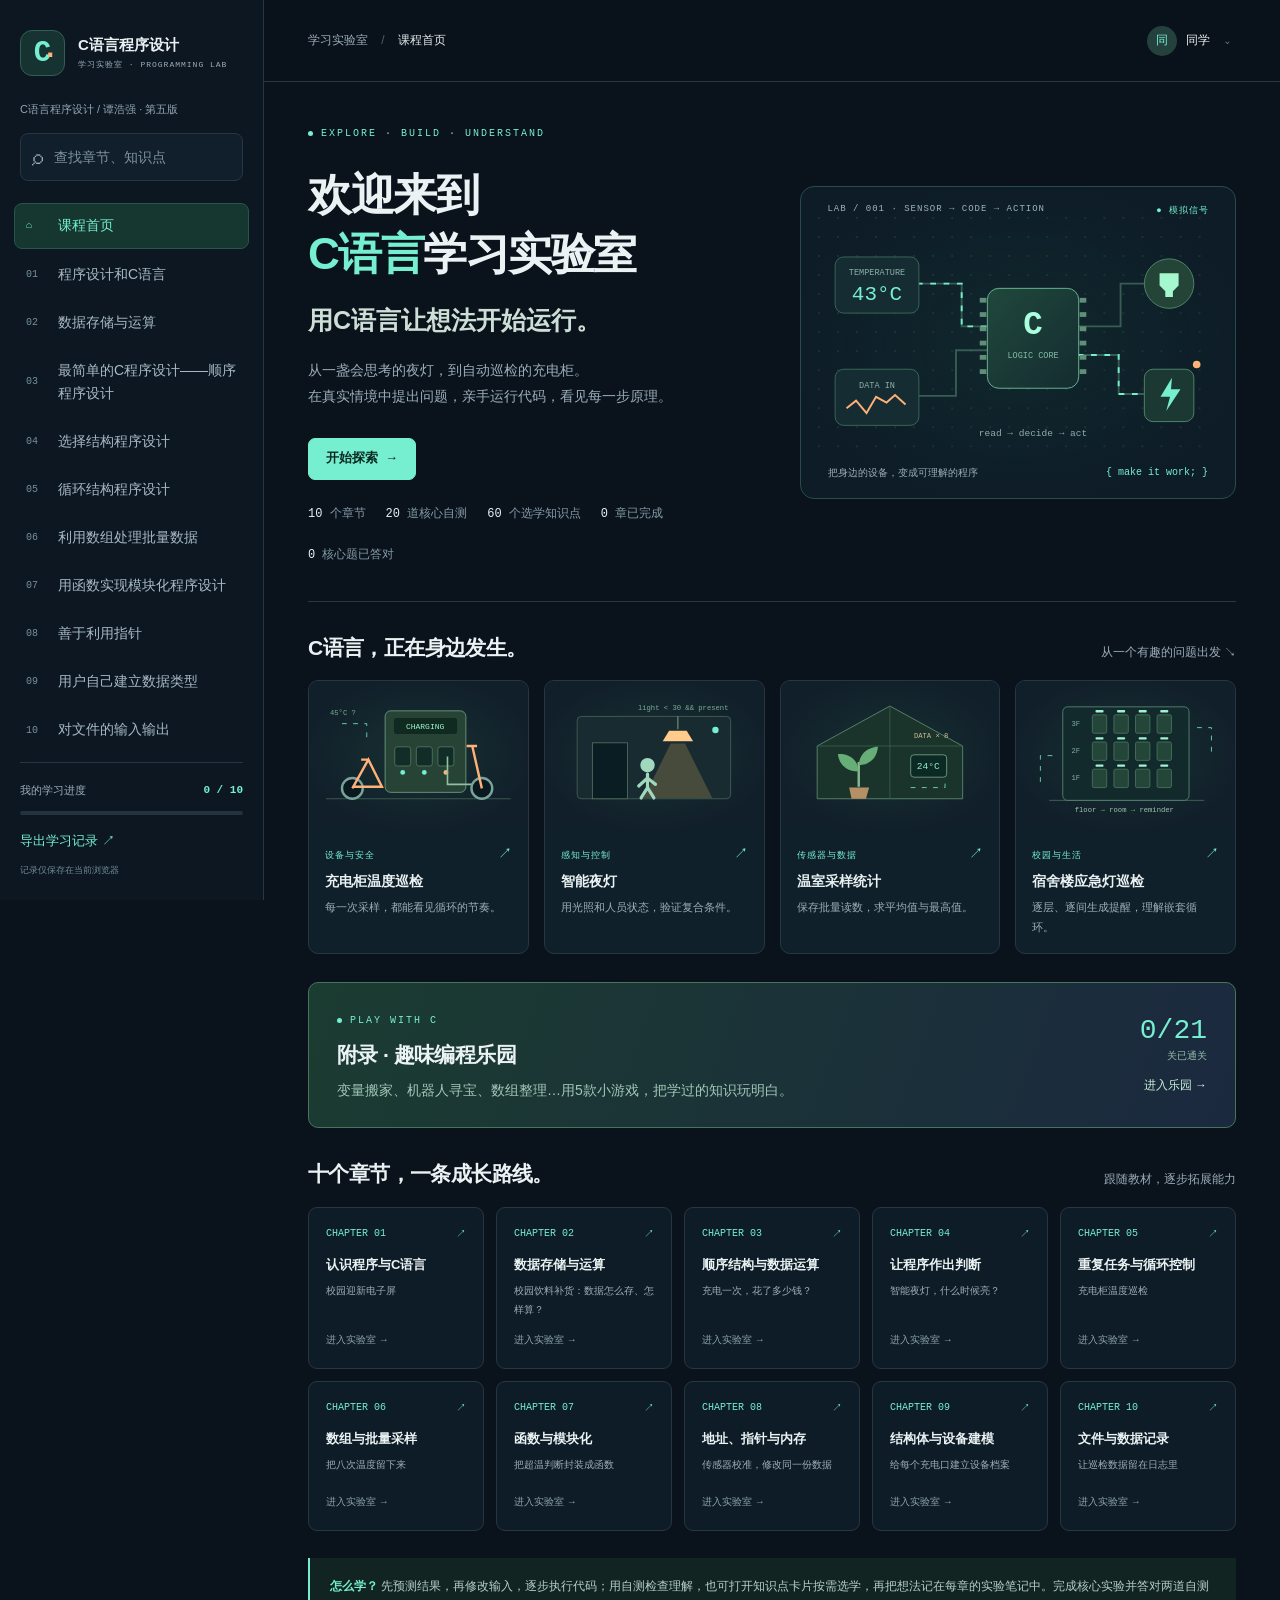
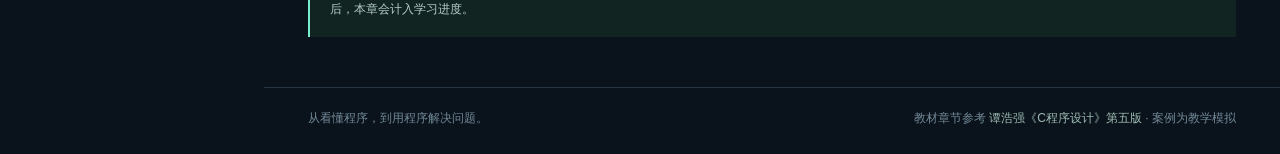
<file: index.html>
<!doctype html>
<html lang="zh-CN">
<head>
  <meta charset="UTF-8">
  <meta name="viewport" content="width=device-width, initial-scale=1">
  <meta name="theme-color" content="#0a121b">
  <meta name="description" content="谭浩强《C程序设计》第五版配套互动学习实验室。从智能夜灯、充电柜到采样统计，逐步观察程序、动手验证原理。">
  <title>C语言程序设计—学习实验室</title>
  <link rel="icon" href="data:image/svg+xml,%3Csvg xmlns='http://www.w3.org/2000/svg' viewBox='0 0 64 64'%3E%3Crect width='64' height='64' rx='16' fill='%23132432'/%3E%3Ctext x='15' y='47' font-family='monospace' font-size='43' font-weight='bold' fill='%2375efd0'%3EC%3C/text%3E%3C/svg%3E">
  <link rel="stylesheet" href="style.css?v=20261013-fonts-1">
</head>
<body>
  <a class="skip-link" href="#main">跳到学习内容</a>
  <div class="backdrop" id="backdrop"></div>
  <aside class="sidebar" id="sidebar" aria-label="实验室目录">
    <a class="brand" href="#home"><span class="brand-mark">C<span>·</span></span><span>C语言程序设计<small>学习实验室 · PROGRAMMING LAB</small></span></a>
    <div class="sidebar-caption">C语言程序设计 / 谭浩强 · 第五版</div>
    <label class="search"><span aria-hidden="true">⌕</span><input id="search" type="search" placeholder="查找章节、知识点" aria-label="查找章节、知识点"></label>
    <nav id="navigation" aria-label="章节导航"></nav>
    <p id="no-results" hidden>没有找到章节，试试“数组”或“文件”。</p>
    <div class="sidebar-bottom"><div class="progress-heading"><span>我的学习进度</span><b id="side-progress">0 / 10</b></div><div class="progress-track"><i id="side-bar"></i></div><button class="text-button" id="export">导出学习记录 ↗</button><small>记录仅保存在当前浏览器</small></div>
  </aside>
  <div class="workspace">
    <header class="topbar"><button class="icon-button menu-button" id="menu" aria-label="打开实验室目录" aria-expanded="false">☰</button><div class="breadcrumb">学习实验室 <span>/</span> <b id="crumb">课程首页</b></div><button class="profile" id="profile"><span class="avatar" id="avatar">同</span><span id="profile-name">同学</span><span class="profile-arrow">⌄</span></button></header>
    <main id="main" tabindex="-1"></main>
    <footer>从看懂程序，到用程序解决问题。<span>教材章节参考 <a href="https://www.tup.tsinghua.edu.cn/booksCenter/bookcatalog?id=07645004" target="_blank" rel="noopener">谭浩强《C程序设计》第五版</a> · 案例为教学模拟</span></footer>
  </div>
  <dialog id="profile-dialog"><form id="profile-form"><span class="eyebrow">WELCOME TO THE LAB</span><h2>你好，未来的程序设计者。</h2><p>留下一个昵称，实验室会记住你的探索进度。</p><label for="nickname">学习昵称</label><input id="nickname" maxlength="16" autocomplete="nickname" placeholder="例如：小王" required><small>无需账号或密码；昵称和进度只保存在本机。</small><div class="dialog-actions"><button type="button" class="button secondary" id="close-profile">稍后设置</button><button class="button primary" type="submit">开始探索 →</button></div></form></dialog>
  <div class="toast" id="toast" role="status"></div>
  <noscript>请在浏览器中开启 JavaScript，以使用程序模拟和互动自测。</noscript>
  <script src="chapters.js"></script>
  <script src="knowledge.js"></script>
  <script src="knowledge-ui.js"></script>
  <script src="games.js"></script>
  <script src="guides.js"></script>
  <script src="app.js?v=20261013-fonts-1"></script>
</body>
</html>
</file>
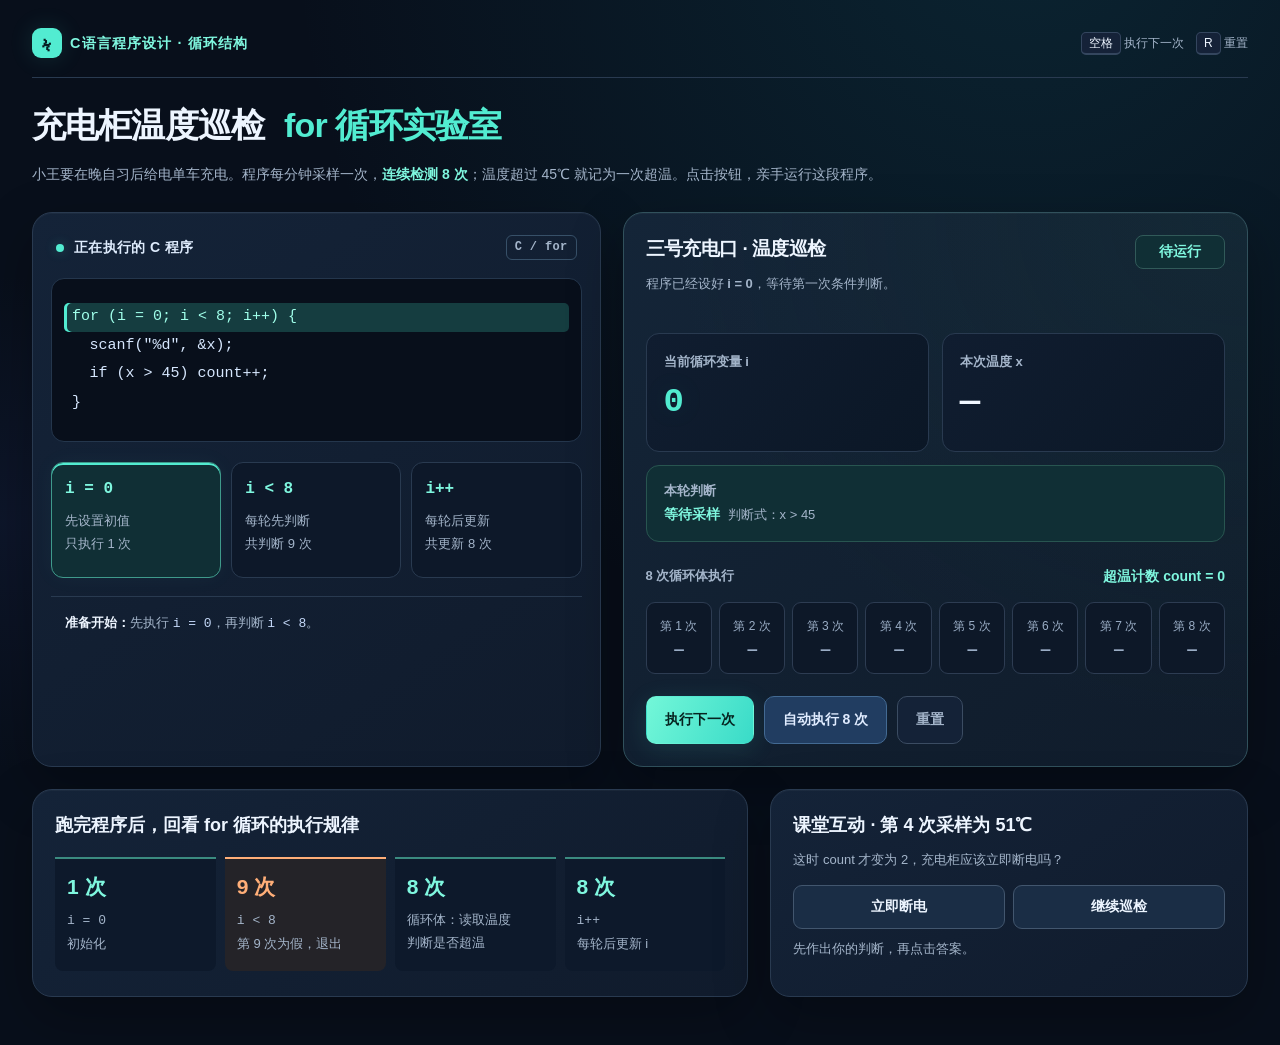
<file: for-loop.html>
<!doctype html>
<html lang="zh-CN">
<head>
  <meta charset="UTF-8" />
  <meta name="viewport" content="width=device-width, initial-scale=1.0" />
  <meta name="theme-color" content="#080f1b" />
  <meta name="color-scheme" content="dark" />
  <meta name="description" content="用充电柜温度巡检理解 C 语言 for 循环的初始化、条件、循环体与更新。" />
  <title>充电柜温度巡检 · for 循环实验室</title>
  <link rel="icon" type="image/svg+xml" href="data:image/svg+xml,%3Csvg xmlns='http://www.w3.org/2000/svg' viewBox='0 0 64 64'%3E%3Crect width='64' height='64' rx='14' fill='%230A3550'/%3E%3Cpath d='M34 7 15 36h15l-2 21 21-31H34z' fill='%234EE1D1'/%3E%3C/svg%3E" />
  <style>
    :root {
      color-scheme: dark;
      --ink: #edf5ff;
      --ink-soft: #a4b5ca;
      --paper: #080f1b;
      --card: #111e30;
      --line: #293a50;
      --cyan: #52ecd1;
      --cyan-dark: #7ff7df;
      --cyan-pale: #102f35;
      --navy: #f0f7ff;
      --orange: #ffae78;
      --orange-pale: #35271f;
      --gold: #e8ce84;
      --shadow: 0 20px 55px rgba(0, 0, 0, .28), inset 0 1px 0 rgba(255, 255, 255, .035);
    }
    * { box-sizing: border-box; }
    html { background: var(--paper); }
    body {
      margin: 0;
      min-width: 320px;
      color: var(--ink);
      background: radial-gradient(ellipse at 80% -12%, rgba(19, 107, 125, .23), transparent 46rem), radial-gradient(ellipse at 0% 50%, rgba(48, 66, 143, .13), transparent 38rem), var(--paper);
      font-family: "PingFang SC", "Microsoft YaHei", "Noto Sans CJK SC", Arial, sans-serif;
    }
    button { font: inherit; }
    ::selection { color: #071a23; background: var(--cyan); }
    .shell { width: min(1240px, calc(100% - 64px)); margin: 0 auto; padding: 28px 0 48px; }
    .topline { display: flex; align-items: center; justify-content: space-between; gap: 18px; margin-bottom: 24px; padding-bottom: 19px; border-bottom: 1px solid var(--line); }
    .course-tag { display: inline-flex; align-items: center; gap: 8px; color: var(--cyan-dark); font-size: .9rem; font-weight: 800; letter-spacing: .08em; }
    .bolt { width: 30px; height: 30px; display: grid; place-items: center; color: #061d22; background: var(--cyan); border-radius: 9px; font-size: 1.3rem; box-shadow: 0 0 24px #52ecd121; }
    .key-guide { color: var(--ink-soft); font-size: .85rem; white-space: nowrap; }
    .key-guide kbd { border: 1px solid #34465e; border-bottom-width: 2px; border-radius: 5px; background: #152238; padding: 3px 7px; color: var(--ink); font-family: inherit; }
    h1 { margin: 0; font-size: clamp(1.85rem, 3.4vw, 2.85rem); line-height: 1.3; letter-spacing: -.025em; font-weight: 850; }
    h1 span { display: inline-block; color: var(--cyan); margin-left: 20px; }
    .lede { max-width: 1000px; margin: 12px 0 25px; color: var(--ink-soft); font-size: 1rem; line-height: 1.85; }
    .lede strong { color: var(--cyan-dark); }
    .lab { display: grid; grid-template-columns: minmax(0, 1fr) minmax(0, 1.1fr); gap: 22px; align-items: stretch; }
    .code-card, .sim-card, .principle-card, .challenge { background: linear-gradient(145deg, #142338, #101b2c); border: 1px solid var(--line); border-radius: 20px; box-shadow: var(--shadow); }
    .code-card { overflow: hidden; }
    .card-label { display: flex; align-items: center; gap: 10px; margin: 0; padding: 22px 23px 18px; color: #deebfc; font-size: .94rem; font-weight: 750; letter-spacing: .025em; }
    .code-language { margin-left: auto; font: 600 .8rem/1.4 Consolas, monospace; padding: 3px 8px; border: 1px solid #375068; border-radius: 6px; color: var(--ink-soft); }
    .dot { width: 8px; height: 8px; border-radius: 100%; background: var(--cyan); box-shadow: 0 0 12px #52ecd144; }
    .code { margin: 0 18px; padding: 24px 12px; overflow: auto; color: #d7e8ff; background: #080f1b; border: 1px solid #24364c; border-radius: 13px; font: 500 clamp(.95rem, 1.65vw, 1.19rem)/2.15 "SFMono-Regular", Consolas, "Liberation Mono", monospace; }
    .c-line { display: block; min-width: max-content; padding: 0 8px; border-radius: 5px; transition: background .25s, color .25s, box-shadow .25s; }
    .c-line.active { color: #a0ffea; background: #153d40; box-shadow: inset 3px 0 0 var(--cyan); }
    .c-line.warn-active { color: #ffd0ab; background: #422f25; box-shadow: inset 3px 0 0 var(--orange); }
    .indent { padding-left: 1.7em; }
    .for-parts { display: grid; grid-template-columns: repeat(3, 1fr); gap: 10px; margin: 20px 18px 18px; }
    .part { min-height: 116px; padding: 16px 13px; background: #0d1829; border: 1px solid var(--line); border-radius: 12px; transition: background .25s, box-shadow .25s, border-color .25s; }
    .part.active { background: var(--cyan-pale); border-color: #3f9a8b; box-shadow: inset 0 2px 0 var(--cyan), 0 0 22px #52ecd10b; }
    .part.exit { background: var(--orange-pale); box-shadow: inset 0 3px 0 var(--orange); }
    .part code { display: block; color: var(--cyan-dark); font: 800 1.2rem/1.25 "SFMono-Regular", Consolas, monospace; }
    .part.exit code { color: var(--orange); }
    .part span { display: block; margin-top: 11px; color: var(--ink-soft); font-size: .875rem; line-height: 1.7; }
    .concept-note { margin: 0 18px 22px; padding: 15px 14px; border-top: 1px solid var(--line); color: var(--ink-soft); font-size: .94rem; line-height: 1.85; }
    .concept-note code { color: #c4d8f8; }
    .concept-note b { color: var(--ink); }
    .sim-card { padding: 22px; border-color: #31515c; background: radial-gradient(ellipse at top right, #19413e38, transparent 65%), linear-gradient(145deg, #142538, #101c2b); }
    .sim-head { display: flex; justify-content: space-between; gap: 16px; align-items: flex-start; }
    .sim-head h2 { margin: 0; font-size: 1.28rem; letter-spacing: -.03em; }
    .sim-head p { min-height: 3.1em; margin: 9px 0 0; color: var(--ink-soft); font-size: .94rem; line-height: 1.6; }
    .state-chip { flex: 0 0 auto; min-width: 90px; padding: 7px 10px; border: 1px solid #315a59; border-radius: 8px; color: var(--cyan-dark); background: var(--cyan-pale); text-align: center; font-size: .875rem; font-weight: 750; }
    .reading-panel { display: grid; grid-template-columns: 1fr 1fr; gap: 13px; margin-top: 20px; }
    .reading { min-height: 119px; padding: 17px; border: 1px solid var(--line); border-radius: 13px; background: linear-gradient(130deg, #101d30, #0b1726); transition: background .25s, border-color .25s; }
    .reading .tiny { display: block; color: var(--ink-soft); font-size: .875rem; font-weight: 600; }
    .reading strong { display: block; margin-top: 10px; color: var(--navy); font: 600 2.7rem/1.1 "SFMono-Regular", Consolas, monospace; font-variant-numeric: tabular-nums; letter-spacing: -.045em; }
    #i-value { color: var(--cyan); text-shadow: 0 0 30px #52ecd11a; }
    .reading strong .unit { font-size: 1rem; letter-spacing: 0; }
    .reading.hot { border-color: #79533c; background: var(--orange-pale); }
    .reading.hot strong { color: var(--orange); }
    .judgement { grid-column: 1 / -1; min-height: auto; padding: 14px 17px; border-color: #285550; background: var(--cyan-pale); line-height: 1.7; }
    .judgement.hot { background: var(--orange-pale); }
    .judgement strong { display: inline; margin: 0; color: var(--cyan-dark); font-family: inherit; font-size: 1rem; font-weight: 700; line-height: 1.7; letter-spacing: 0; }
    .judgement.hot strong { color: var(--orange); }
    .reason { margin-left: 8px; color: var(--ink-soft); font-size: .89rem; }
    .track-wrap { margin: 22px 0 0; }
    .track-title { display: flex; flex-wrap: wrap; gap: 7px; justify-content: space-between; align-items: center; margin-bottom: 14px; color: var(--ink-soft); font-size: .875rem; font-weight: 650; }
    .track-title b { color: var(--cyan-dark); font-size: .95rem; }
    .track { display: grid; grid-template-columns: repeat(8, 1fr); gap: 7px; }
    .sample { min-height: 72px; display: flex; flex-direction: column; justify-content: center; align-items: center; gap: 7px; border: 1px solid #2d3c52; border-radius: 9px; color: #9aadc5; background: #0d1828; transition: transform .25s, border .25s, background .25s, box-shadow .25s; }
    .sample .number { font-size: .78rem; font-weight: 500; white-space: nowrap; }
    .sample .temp { font: 600 1.15rem/1.1 "SFMono-Regular", Consolas, monospace; letter-spacing: -.04em; }
    .sample.done { color: var(--cyan-dark); border-color: #397b70; background: var(--cyan-pale); }
    .sample.done.hot { color: var(--orange); border-color: #7e573e; background: var(--orange-pale); }
    .sample.current { transform: translateY(-4px); border-color: var(--cyan); box-shadow: 0 6px 20px #52ecd122; }
    .sample.current.hot { border-color: var(--orange); box-shadow: 0 6px 20px #ffae7820; }
    .actions { display: flex; flex-wrap: wrap; gap: 10px; margin-top: 22px; }
    .btn { min-height: 48px; padding: 0 18px; border: 1px solid transparent; border-radius: 10px; cursor: pointer; font-weight: 750; transition: transform .18s, background .18s, border .18s, opacity .18s, box-shadow .18s; }
    .btn:hover:not(:disabled) { transform: translateY(-2px); }
    .btn:focus-visible { outline: 2px solid var(--cyan); outline-offset: 4px; }
    .btn:disabled { cursor: not-allowed; opacity: .55; }
    .primary { color: #06231f; background: linear-gradient(115deg, #73f7d8, #39dbc8); box-shadow: 0 5px 24px #45e2ce20; }
    .primary:hover:not(:disabled) { background: #8effe6; box-shadow: 0 7px 28px #45e2ce35; }
    .auto { color: #e0ecff; border-color: #436a93; background: #213d61; }
    .auto:hover:not(:disabled) { background: #2d507e; }
    .ghost { color: var(--ink-soft); border-color: #3b4c62; background: #142237; }
    .ghost:hover:not(:disabled) { color: var(--ink); border-color: #7086a0; }
    .exit-result { display: none; margin-top: 20px; padding: 16px 17px; border-radius: 12px; color: #ffd6b5; background: linear-gradient(110deg, #3f2e22, #262228); border: 1px solid #94673f; }
    .exit-result.show { display: block; animation: reveal .35s ease-out; }
    .exit-result b { display: block; font-size: 1.04rem; }
    .exit-result span { display: block; margin-top: 7px; color: #e3bda2; font-size: .94rem; line-height: 1.7; }
    @keyframes reveal { from { opacity: 0; transform: translateY(8px); } to { opacity: 1; transform: translateY(0); } }
    .below { display: grid; grid-template-columns: 1.2fr .8fr; gap: 22px; margin-top: 22px; }
    .principle-card, .challenge { padding: 22px; }
    .principle-card h2, .challenge h2 { margin: 0; font-size: 1.12rem; }
    .principles { display: grid; grid-template-columns: repeat(4, 1fr); gap: 9px; margin-top: 17px; }
    .principle { padding: 15px 12px; border-top: 2px solid #3b8b80; border-radius: 0 0 8px 8px; background: #0d192b; }
    .principle:nth-child(2) { border-top-color: var(--orange); background: #242328; }
    .principle b { display: block; color: var(--cyan-dark); font-size: 1.6rem; line-height: 1.25; }
    .principle:nth-child(2) b { color: var(--orange); }
    .principle span { display: block; margin-top: 9px; color: var(--ink-soft); font-size: .875rem; line-height: 1.7; }
    .challenge p { margin: 9px 0 13px; color: var(--ink-soft); font-size: .9rem; line-height: 1.55; }
    .answer-row { display: flex; gap: 8px; }
    .answer { flex: 1; min-height: 44px; padding: 0 10px; color: var(--ink); border: 1px solid #42566e; border-radius: 9px; background: #1a2d45; cursor: pointer; font-size: .94rem; font-weight: 650; transition: background .2s, border-color .2s; }
    .answer:hover { border-color: var(--cyan); background: #20413f; }
    .answer:focus-visible { outline: 2px solid var(--cyan); outline-offset: 3px; }
    .feedback { min-height: 22px; margin: 12px 0 0; color: var(--ink-soft); font-size: .84rem; line-height: 1.5; }
    .feedback.good { color: var(--cyan-dark); font-weight: 700; }
    .feedback.bad { color: var(--orange); font-weight: 700; }
    .sr-only { position: absolute; width: 1px; height: 1px; padding: 0; margin: -1px; overflow: hidden; clip: rect(0, 0, 0, 0); white-space: nowrap; border: 0; }
    @media (max-width: 1000px) { h1 span { display: block; margin: 3px 0 0; } .track { grid-template-columns: repeat(4, 1fr); } }
    @media (max-width: 850px) { .lab, .below { grid-template-columns: 1fr; } .principles { grid-template-columns: repeat(4, 1fr); } .track { grid-template-columns: repeat(8, 1fr); } .code { font-size: 1.15rem; } }
    @media (max-width: 560px) { .shell { width: calc(100% - 28px); padding-top: 20px; } .key-guide { display: none; } h1 { font-size: 1.9rem; } .course-tag { font-size: .82rem; letter-spacing: .01em; } .sim-card { padding: 17px; } .sim-head { flex-wrap: wrap; gap: 10px; } .code { font-size: .93rem; padding: 20px 8px; margin: 0 12px; } .for-parts { margin: 16px 12px; gap: 6px; } .part { min-height: auto; padding: 13px 8px; } .part code { font-size: 1rem; } .part span { font-size: .875rem; } .concept-note { margin: 0 12px 15px; padding: 12px 5px; } .track { grid-template-columns: repeat(4, 1fr); } .principles { grid-template-columns: 1fr 1fr; } .principle-card, .challenge { padding: 18px; } .actions { gap: 8px; } .btn { padding: 0 13px; font-size: .94rem; } .reason { display: block; margin: 2px 0 0; } }
    @media (prefers-reduced-motion: reduce) { *, *::before, *::after { animation: none !important; transition: none !important; } }
  
    /* Keep the embedded experiment in the same readable scale as course pages. */
    html { -webkit-text-size-adjust: 100%; text-size-adjust: 100%; }
    body { font-size: 14px; min-width: 0; }
    h1 { font-size: clamp(24px, 2.7vw, 34px); line-height: 1.4; }
    .lede { font-size: 14px; line-height: 1.85; }
    .card-label { font-size: 14px; }
    .code-language, .key-guide { font-size: 12px; }
    .code { font-size: 15px; line-height: 1.9; }
    .part code { font-size: 16px; }
    .part span, .concept-note, .sim-head p, .reading .tiny, .reason, .track-title, .principle span, .challenge p, .feedback { font-size: 13px; line-height: 1.75; }
    .sim-head h2 { font-size: 19px; line-height: 1.5; }
    .state-chip, .track-title b, .btn, .answer { font-size: 14px; }
    .reading strong { font-size: 34px; }
    .reading.judgement strong { font-size: 14px; line-height: 1.7; }
    .reading strong .unit { font-size: 14px; }
    .sample .number { font-size: 12px; }
    .sample .temp { font-size: 16px; }
    .principle-card h2, .challenge h2 { font-size: 18px; line-height: 1.55; }
    .principle b { font-size: 21px; }
    .exit-result b { font-size: 15px; line-height: 1.6; }
    .exit-result span { font-size: 13px; line-height: 1.8; }
    @media (max-width: 560px) {
      h1 { font-size: 22px; }
      .course-tag { font-size: 12px; }
      .code { font-size: 13px; line-height: 1.85; }
      .part code { font-size: 14px; }
      .part span { font-size: 12.5px; margin-top: 8px; }
      .sim-head h2 { font-size: 17px; }
      .sim-head p { min-height: auto; }
      .reading:not(.judgement) { min-height: 100px; padding: 14px; }
      .reading strong { font-size: 28px; margin-top: 8px; }
      .reading.judgement strong { font-size: 14px; }
      .reading .tiny { font-size: 12.5px; }
      .sample .temp { font-size: 15px; }
      .principle b { font-size: 19px; }
      .principle-card h2, .challenge h2 { font-size: 16px; }
      .btn { font-size: 13px; min-height: 44px; padding: 0 12px; }
    }
    @media (max-width: 360px) {
      .code { font-size: 12.5px; }
      .part { padding: 12px 8px; }
      .reading strong { font-size: 26px; }
    }
  </style>
</head>
<body>
  <main class="shell">
    <div class="topline">
      <div class="course-tag"><span class="bolt">ϟ</span> C语言程序设计 · 循环结构</div>
      <div class="key-guide"><kbd>空格</kbd> 执行下一次　<kbd>R</kbd> 重置</div>
    </div>
    <h1>充电柜温度巡检<span>for 循环实验室</span></h1>
    <p class="lede">小王要在晚自习后给电单车充电。程序每分钟采样一次，<strong>连续检测 8 次</strong>；温度超过 45℃ 就记为一次超温。点击按钮，亲手运行这段程序。</p>

    <section class="lab" aria-label="for 循环运行模拟">
      <article class="code-card">
        <p class="card-label"><span class="dot"></span>正在执行的 C 程序<span class="code-language">C / for</span></p>
        <pre class="code" aria-label="for 循环程序代码"><code><span id="line-for" class="c-line">for (i = 0; i &lt; 8; i++) {</span><span id="line-input" class="c-line indent">scanf("%d", &amp;x);</span><span id="line-if" class="c-line indent">if (x &gt; 45) count++;</span><span class="c-line">}</span></code></pre>
        <div class="for-parts" aria-label="for 的三个表达式">
          <div id="part-init" class="part active"><code>i = 0</code><span>先设置初值<br />只执行 1 次</span></div>
          <div id="part-condition" class="part"><code>i &lt; 8</code><span>每轮先判断<br />共判断 9 次</span></div>
          <div id="part-update" class="part"><code>i++</code><span>每轮后更新<br />共更新 8 次</span></div>
        </div>
        <p class="concept-note" id="concept-note"><b>准备开始：</b>先执行 <code>i = 0</code>，再判断 <code>i &lt; 8</code>。</p>
      </article>

      <article class="sim-card">
        <div class="sim-head">
          <div><h2>三号充电口 · 温度巡检</h2><p id="stage-copy">程序已经设好 <b>i = 0</b>，等待第一次条件判断。</p></div>
          <div class="state-chip" id="state-chip">待运行</div>
        </div>
        <div class="reading-panel" aria-live="polite">
          <div class="reading"><span class="tiny">当前循环变量 i</span><strong id="i-value">0</strong></div>
          <div id="temperature-card" class="reading"><span class="tiny">本次温度 x</span><strong id="temperature-value">—</strong></div>
          <div id="judgement-card" class="reading judgement"><span class="tiny">本轮判断</span><strong id="judgement-value">等待采样</strong><span id="reason" class="reason">判断式：x &gt; 45</span></div>
        </div>
        <div class="track-wrap">
          <div class="track-title"><span>8 次循环体执行</span><b id="count-readout">超温计数 count = 0</b></div>
          <div id="track" class="track" aria-label="8 次温度采样记录"></div>
        </div>
        <div class="actions">
          <button id="next-button" class="btn primary" type="button">执行下一次</button>
          <button id="auto-button" class="btn auto" type="button">自动执行 8 次</button>
          <button id="reset-button" class="btn ghost" type="button">重置</button>
        </div>
        <div id="exit-result" class="exit-result" role="status"><b>循环结束：i = 8，i &lt; 8 为假</b><span>8 次采样全部完成，count = 3。满足“超温次数 ≥ 3”，三号口自动断电。</span></div>
      </article>
    </section>

    <section class="below" aria-label="规律总结与课堂互动">
      <article class="principle-card">
        <h2>跑完程序后，回看 for 循环的执行规律</h2>
        <div class="principles">
          <div class="principle"><b>1 次</b><span><code>i = 0</code><br />初始化</span></div>
          <div class="principle"><b>9 次</b><span><code>i &lt; 8</code><br />第 9 次为假，退出</span></div>
          <div class="principle"><b>8 次</b><span>循环体：读取温度<br />判断是否超温</span></div>
          <div class="principle"><b>8 次</b><span><code>i++</code><br />每轮后更新 i</span></div>
        </div>
      </article>
      <aside class="challenge">
        <h2>课堂互动 · 第 4 次采样为 51℃</h2>
        <p>这时 count 才变为 2，充电柜应该立即断电吗？</p>
        <div class="answer-row">
          <button class="answer" type="button" data-answer="yes">立即断电</button>
          <button class="answer" type="button" data-answer="no">继续巡检</button>
        </div>
        <p id="feedback" class="feedback" aria-live="polite">先作出你的判断，再点击答案。</p>
      </aside>
    </section>
  </main>

  <script>
    const readings = [43, 47, 42, 51, 39, 46, 41, 44];
    let completed = 0;
    let count = 0;
    let busy = false;
    let autoRunning = false;

    const el = (id) => document.getElementById(id);
    const sleep = (ms) => new Promise((resolve) => window.setTimeout(resolve, ms));
    const elements = {
      lineFor: el('line-for'), lineInput: el('line-input'), lineIf: el('line-if'),
      init: el('part-init'), condition: el('part-condition'), update: el('part-update'),
      note: el('concept-note'), stage: el('stage-copy'), chip: el('state-chip'),
      iValue: el('i-value'), temperatureValue: el('temperature-value'), temperatureCard: el('temperature-card'),
      judgementValue: el('judgement-value'), judgementCard: el('judgement-card'), reason: el('reason'),
      count: el('count-readout'), track: el('track'), next: el('next-button'), auto: el('auto-button'),
      reset: el('reset-button'), result: el('exit-result'), feedback: el('feedback')
    };

    function clearHighlights() {
      [elements.lineFor, elements.lineInput, elements.lineIf].forEach((node) => node.className = 'c-line' + (node === elements.lineInput || node === elements.lineIf ? ' indent' : ''));
      [elements.init, elements.condition, elements.update].forEach((node) => node.className = 'part');
    }

    function setStage(kind, message) {
      clearHighlights();
      if (kind === 'init') { elements.init.classList.add('active'); elements.lineFor.classList.add('active'); }
      if (kind === 'condition') { elements.condition.classList.add('active'); elements.lineFor.classList.add('active'); }
      if (kind === 'body') { elements.lineInput.classList.add('active'); elements.lineIf.classList.add('active'); }
      if (kind === 'hot') { elements.lineInput.classList.add('active'); elements.lineIf.classList.add('warn-active'); }
      if (kind === 'update') { elements.update.classList.add('active'); elements.lineFor.classList.add('active'); }
      if (kind === 'exit') { elements.condition.classList.add('exit'); elements.lineFor.classList.add('warn-active'); }
      elements.stage.innerHTML = message;
    }

    function drawTrack(currentIndex = -1) {
      elements.track.innerHTML = readings.map((temp, index) => {
        const isDone = index < completed;
        const isHot = temp > 45;
        const isCurrent = index === currentIndex;
        const classes = ['sample'];
        if (isDone) classes.push('done');
        if (isHot && isDone) classes.push('hot');
        if (isCurrent) classes.push('current');
        if (isCurrent && isHot) classes.push('hot');
        return `<div class="${classes.join(' ')}" aria-label="第 ${index + 1} 次采样${isDone ? `，${temp} 摄氏度` : '，尚未执行'}"><span class="number">第 ${index + 1} 次</span><span class="temp">${isDone ? temp + '°' : '—'}</span></div>`;
      }).join('');
    }

    function updateControls() {
      const finished = completed >= readings.length;
      elements.next.disabled = busy || finished;
      elements.auto.disabled = busy || finished;
      elements.reset.disabled = busy;
      elements.auto.textContent = autoRunning ? '正在自动执行…' : '自动执行 8 次';
    }

    function reset() {
      if (busy) return;
      completed = 0; count = 0; busy = false; autoRunning = false;
      clearHighlights();
      elements.init.classList.add('active'); elements.lineFor.classList.add('active');
      elements.note.innerHTML = '<b>准备开始：</b>先执行 <code>i = 0</code>，再判断 <code>i &lt; 8</code>。';
      elements.stage.innerHTML = '程序已经设好 <b>i = 0</b>，等待第一次条件判断。';
      elements.chip.textContent = '待运行';
      elements.iValue.textContent = '0';
      elements.temperatureValue.textContent = '—';
      elements.temperatureCard.classList.remove('hot');
      elements.judgementValue.textContent = '等待采样';
      elements.judgementCard.classList.remove('hot');
      elements.reason.textContent = '判断式：x > 45';
      elements.count.textContent = '超温计数 count = 0';
      elements.result.classList.remove('show');
      drawTrack(); updateControls();
    }

    async function executeOne() {
      if (busy || completed >= readings.length) return;
      busy = true; updateControls();
      const i = completed;
      const temp = readings[i];
      const high = temp > 45;
      elements.chip.textContent = `第 ${i + 1} 次`; 
      elements.iValue.textContent = i;
      setStage('condition', `第 ${i + 1} 轮开始：先判断 <b>i &lt; 8</b>。当前 i = ${i}，条件为真，进入循环体。`);
      elements.note.innerHTML = `<b>第 ${i + 1} 次条件判断：</b><code>${i} &lt; 8</code> 为真，因此执行循环体。`;
      await sleep(480);
      elements.temperatureValue.innerHTML = `${temp}<span class="unit">℃</span>`;
      elements.temperatureCard.classList.toggle('hot', high);
      elements.judgementValue.textContent = high ? '超温，count++' : '温度正常';
      elements.judgementCard.classList.toggle('hot', high);
      elements.reason.textContent = high ? `${temp} > 45，计为 1 次超温` : `${temp} ≤ 45，不增加 count`;
      setStage(high ? 'hot' : 'body', `循环体：读取温度 x = ${temp}℃，${high ? '温度超过 45℃，count 加 1。' : '温度正常，count 不变。'}`);
      if (high) count += 1;
      completed += 1;
      elements.count.textContent = `超温计数 count = ${count}`;
      drawTrack(i);
      await sleep(760);
      setStage('update', `本轮循环体执行完毕，执行 <b>i++</b>：i 从 ${i} 变为 ${i + 1}。`);
      elements.iValue.textContent = i + 1;
      elements.note.innerHTML = `<b>第 ${i + 1} 次更新：</b><code>i++</code> 后，i = ${i + 1}。`;
      await sleep(480);
      if (completed === readings.length) {
        setStage('exit', '第 9 次条件判断：<b>i = 8</b>，<b>8 &lt; 8</b> 为假，循环退出。');
        elements.chip.textContent = '循环结束';
        elements.note.innerHTML = '<b>关键发现：</b>循环体只执行 8 次，但 <code>i &lt; 8</code> 会再判断 1 次，判断为假后才退出。';
        elements.reason.textContent = '第 9 次判断：8 < 8 为假，结束循环';
        elements.result.classList.add('show');
      } else {
        elements.chip.textContent = `已完成 ${completed}/8`;
        elements.stage.innerHTML = `已完成第 ${completed} 次循环，下一轮将先判断 <b>i &lt; 8</b>。`;
      }
      busy = false; updateControls();
    }

    async function autoRun() {
      if (busy || completed >= readings.length) return;
      autoRunning = true; updateControls();
      while (completed < readings.length) await executeOne();
      autoRunning = false; updateControls();
    }

    elements.next.addEventListener('click', executeOne);
    elements.auto.addEventListener('click', autoRun);
    elements.reset.addEventListener('click', reset);
    window.addEventListener('keydown', (event) => {
      if (event.code === 'Space' && document.activeElement.tagName !== 'BUTTON') { event.preventDefault(); executeOne(); }
      if (event.key.toLowerCase() === 'r') reset();
    });
    document.querySelectorAll('[data-answer]').forEach((button) => button.addEventListener('click', () => {
      const isCorrect = button.dataset.answer === 'no';
      elements.feedback.textContent = isCorrect
        ? '答对了。第 4 次后 count = 2，还未达到 3；本例按既定程序完成 8 次采样后，再依据 count 决定是否断电。'
        : '再想一想：第 4 次后 count 只有 2，尚未达到“超温次数 ≥ 3”的条件。';
      elements.feedback.className = `feedback ${isCorrect ? 'good' : 'bad'}`;
    }));
    reset();
  </script>
<script>
  // Notify the course shell without changing the existing lab interaction.
  const notifySize = () => parent.postMessage({type:'c-for-size', height:document.body.scrollHeight + 12}, '*');
  new ResizeObserver(notifySize).observe(document.body);
  new MutationObserver(() => {
    if (document.getElementById('exit-result').classList.contains('show'))
      parent.postMessage({type:'c-for-complete'}, '*');
  }).observe(document.getElementById('exit-result'), {attributes:true, attributeFilter:['class']});
  window.addEventListener('load', notifySize);
</script>
</body>
</html>
</file>
<file: style.css>
:root{color-scheme:dark;--bg:#0a121b;--panel:#111f2c;--muted:#9baeba;--text:#eaf2f3;--mint:#75efd0;--line:#263743;--orange:#ffb177;--mono:"SFMono-Regular",Consolas,"Liberation Mono",monospace}
*{box-sizing:border-box}html{scroll-behavior:smooth;background:var(--bg)}body{margin:0;font-family:"PingFang SC","Microsoft YaHei",Arial,sans-serif;color:var(--text);background:var(--bg);line-height:1.65}a{color:inherit;text-decoration:none}button,input,select,textarea{font:inherit}button,a,input,select,textarea{-webkit-tap-highlight-color:transparent}button{cursor:pointer}button:disabled{cursor:default;opacity:.4}button:focus-visible,a:focus-visible,input:focus-visible,select:focus-visible,textarea:focus-visible{outline:2px solid var(--mint);outline-offset:4px}button,input,select,textarea{color:var(--text)}::selection{color:#071811;background:var(--mint)}.skip-link{position:fixed;top:-80px;left:300px;z-index:100;background:var(--mint);padding:12px;color:#071811}.skip-link:focus{top:10px}
.sidebar{width:264px;position:fixed;inset:0 auto 0 0;background:#0c1721;border-right:1px solid var(--line);display:flex;flex-direction:column;padding:30px 20px 22px;z-index:30}.brand{display:flex;gap:13px;align-items:center;font-weight:750;font-size:19px;letter-spacing:1px}.brand-mark{font:700 29px var(--mono);color:var(--mint);width:45px;height:46px;display:grid;place-content:center;position:relative;background:#173331;border:1px solid #335e53;border-radius:12px}.brand-mark span{position:absolute;right:5px;bottom:3px;color:var(--orange)}.brand small{font:500 9px/2 var(--mono);display:block;color:var(--muted);letter-spacing:2.1px}.sidebar-caption{font-size:10px;color:#93a6b4;margin:24px 0 15px}.search{display:flex;align-items:center;gap:9px;border:1px solid var(--line);border-radius:8px;background:#101f2b;padding:5px 11px}.search span{font-size:22px;color:var(--muted)}.search input{width:100%;border:0;background:transparent;font-size:12px;outline:none;min-width:0}.search input::placeholder{color:#7e939f}nav{flex:1;overflow-y:auto;margin:19px -6px 16px;scrollbar-width:thin;scrollbar-color:#294652 transparent}.nav-item{display:flex;gap:10px;align-items:center;padding:10px 11px;border:1px solid transparent;border-radius:8px;font-size:12px;color:#a7bac5;margin:3px 0;line-height:1.65}.nav-item:hover{background:#172935;color:#fff}.nav-item.active{background:#153730;border-color:#275549;color:var(--mint)}.nav-index{font:500 10px var(--mono);color:#778f9c;flex:0 0 22px}.nav-item.active .nav-index{color:var(--mint)}.nav-label{flex:1}.nav-done{color:var(--mint);font-size:10px}.sidebar-bottom{border-top:1px solid var(--line);padding-top:18px;font-size:11px}.progress-heading{display:flex;justify-content:space-between;color:var(--muted)}.progress-heading b{font-family:var(--mono);color:var(--mint)}.progress-track{height:4px;border-radius:10px;background:#23323c;margin:12px 0}.progress-track i{display:block;background:var(--mint);height:100%;border-radius:10px;transition:width .5s}.text-button{border:0;padding:4px 0;background:none;color:var(--mint);font-size:11px}.sidebar-bottom small{display:block;color:#728a97;margin-top:7px}.workspace{margin-left:264px;min-height:100vh}.topbar{height:82px;display:flex;justify-content:space-between;align-items:center;padding:0 44px;border-bottom:1px solid var(--line);background:#0a121bec;position:sticky;top:0;z-index:20;backdrop-filter:blur(14px)}.breadcrumb{font-size:12px;color:var(--muted)}.breadcrumb span{margin:0 10px;color:#4b626f}.breadcrumb b{font-weight:500;color:#e3ecef}.profile{border:0;background:none;display:flex;align-items:center;gap:9px;font-size:12px}.avatar{display:grid;place-items:center;border-radius:50%;width:30px;height:30px;background:#24413e;color:var(--mint)}.profile-arrow{color:var(--muted);margin-left:5px}.icon-button{border:1px solid var(--line);background:#142430;border-radius:8px;padding:6px 10px}.menu-button{display:none}main{max-width:1510px;margin:0 auto;padding:38px 44px 50px}.eyebrow{font:500 10px/1.5 var(--mono);letter-spacing:2px;color:var(--mint);display:inline-flex;gap:8px;align-items:center}.eyebrow:before{content:"";width:5px;height:5px;border-radius:50%;background:var(--mint)}h1,h2,h3,p{margin-top:0}h1{font-size:clamp(28px,3.4vw,47px);font-weight:750;line-height:1.4;letter-spacing:-1.5px}h2{font-size:22px;line-height:1.5;letter-spacing:-.6px}h3{font-size:16px}p{color:var(--muted)}.section-heading{display:flex;justify-content:space-between;align-items:end;margin:30px 0 17px;gap:20px}.section-heading h2{margin:0}.section-heading small{color:var(--muted);font-size:11px}.hero{display:grid;grid-template-columns:1.05fr 1fr;min-height:346px;border-bottom:1px solid var(--line);padding-bottom:35px;gap:35px;align-items:center}.hero h1{margin:22px 0 18px}.hero h1 em{font-style:normal;color:var(--mint)}.hero p{font-size:13px;max-width:470px;line-height:1.95}.hero-actions,.actions{display:flex;flex-wrap:wrap;gap:9px}.hero-actions{margin-top:28px}.button{display:inline-flex;align-items:center;justify-content:center;gap:7px;min-height:42px;border:1px solid var(--line);padding:9px 17px;border-radius:7px;font-size:12px;font-weight:650;transition:background .2s,transform .2s}.button:hover:not(:disabled){transform:translateY(-1px);background:#203544}.primary{background:var(--mint);border-color:var(--mint);color:#0a2921}.primary:hover:not(:disabled){background:#a1f9e1}.secondary{background:#14232e;color:var(--text)}.hero-foot{display:flex;gap:20px;margin-top:24px;font:10px var(--mono);color:#849ca9}.hero-foot b{color:#e7f2f4;font-weight:500}.hero-art{position:relative;min-height:310px;padding:17px;display:flex;flex-direction:column;justify-content:center;border:1px solid #294c4b;border-radius:14px;background:radial-gradient(ellipse at center,#1f514137,transparent 75%),#0d1c27}.art-label{display:flex;justify-content:space-between;font:9px var(--mono);letter-spacing:1px;color:#9db3bc;padding:0 9px}.art-label .live{color:var(--mint)}.hero-art svg{width:100%;height:auto}.art-caption{display:flex;justify-content:space-between;align-items:center;margin:5px 10px 0;font-size:10px;color:var(--muted)}.art-caption b{color:var(--mint);font-family:var(--mono);font-weight:500}.svg-trace{stroke-dasharray:6 8;animation:flow 2.4s linear infinite}.svg-led{animation:pulse 2.8s ease-in-out infinite}.svg-float{animation:bob 4.5s ease-in-out infinite}.svg-wheel{transform-box:fill-box;transform-origin:center;animation:rotate 3s linear infinite}.svg-scan{animation:scan 3s ease-in-out infinite;transform-origin:center}.scene-grid{display:grid;grid-template-columns:repeat(4,1fr);gap:15px}.scene-card{border:1px solid var(--line);border-radius:10px;overflow:hidden;background:#10202b;transition:border-color .25s,transform .25s}.scene-card:hover{transform:translateY(-3px);border-color:#4d8e7a}.scene-visual{height:146px;background:radial-gradient(ellipse at center,#21483c70,transparent 75%),#111f2a;display:flex;align-items:center;justify-content:center;overflow:hidden}.scene-visual svg{width:95%;height:140px}.scene-info{padding:15px 16px}.scene-info small{font:9px var(--mono);letter-spacing:1px;color:var(--mint)}.scene-info h3{margin:5px 0;font-size:14px}.scene-info p{font-size:11px;margin:0;line-height:1.8}.scene-info .arrow{float:right;color:var(--mint)}.learning-path{display:grid;grid-template-columns:repeat(5,1fr);gap:12px}.chapter-tile{padding:19px 17px;border:1px solid var(--line);border-radius:9px;background:#0e1c27;display:flex;flex-direction:column;min-height:150px;transition:border-color .2s,background .2s}.chapter-tile:hover{border-color:#427965;background:#122d29}.chapter-tile .num{display:flex;justify-content:space-between;align-items:center;font:10px var(--mono);color:var(--mint)}.chapter-tile h3{font-size:13px;margin:13px 0 6px}.chapter-tile p{font-size:10px;margin:0;flex:1;line-height:1.9}.tile-status{font-size:10px;margin-top:13px;color:#8da3af}.tile-status.done{color:var(--mint)}.learn-note{margin-top:27px;background:#112421;border-left:2px solid var(--mint);padding:17px 20px;font-size:12px;color:#b6cec7;line-height:1.9}.learn-note b{color:var(--mint)}
.chapter-head{display:grid;grid-template-columns:1fr auto;gap:22px;align-items:end;border-bottom:1px solid var(--line);padding-bottom:26px}.chapter-head h1{font-size:31px;margin:14px 0 10px;max-width:850px}.chapter-head p{font-size:13px;margin:0;max-width:810px}.chapter-badge{font:500 10px var(--mono);color:var(--mint);border:1px solid #2a5048;padding:8px 11px;border-radius:6px;white-space:nowrap}.objectives{display:grid;grid-template-columns:repeat(3,1fr);gap:14px;margin:23px 0}.objective{font-size:12px;color:#b7c8d1;display:flex;gap:10px;align-items:start}.objective span{font:10px var(--mono);color:var(--mint);padding-top:3px}.scenario{position:relative;display:flex;justify-content:space-between;align-items:center;padding:22px 25px;border:1px solid #355149;border-radius:10px;background:linear-gradient(110deg,#14302b,#10212b);gap:25px;margin:22px 0}.scenario .eyebrow{color:var(--orange);font-size:9px}.scenario h2{margin:9px 0 6px;font-size:20px}.scenario p{font-size:12px;line-height:1.9;margin:0;max-width:780px}.scenario .case-icon{font-family:var(--mono);font-size:43px;color:#75efd070}.lab-header{display:flex;justify-content:space-between;align-items:center;gap:20px;margin:30px 0 14px}.lab-header h2{margin:0;font-size:19px}.lab-header small{font-size:10px;color:var(--muted)}.lab-grid{display:grid;grid-template-columns:1fr 1fr;gap:18px;align-items:start}.panel{border:1px solid var(--line);border-radius:10px;background:#10202b;overflow:hidden}.panel-head{display:flex;justify-content:space-between;align-items:center;padding:17px 20px;border-bottom:1px solid var(--line);font-size:12px;font-weight:600}.panel-head span{font:9px var(--mono);color:var(--muted)}.code-wrap{background:#0b1620;padding:18px 0;overflow:auto;max-height:580px}.code-line{display:flex;gap:17px;padding:2px 19px;white-space:pre;min-width:max-content;font:11.5px/1.8 var(--mono);color:#b5cdd5;border-left:2px solid transparent;transition:background .2s}.code-line.active{background:#1d4038;border-color:var(--mint);color:#a5ffe5}.line-number{width:19px;flex:0 0 19px;font-size:10px;color:#58727f;user-select:none;text-align:right}.token-kw{color:#a8bffe}.token-str{color:#e6c38f}.token-comment{color:#6f9494}.code-tools{padding:12px 18px;display:flex;justify-content:space-between;align-items:center;border-top:1px solid var(--line);gap:15px}.code-tools small{font-size:9px;color:var(--muted)}.code-tools button{font-size:10px}.control-form{display:grid;grid-template-columns:repeat(2,1fr);gap:13px;padding:18px 20px 0}.control-form label{font-size:11px;color:#a8bfcb;display:block;min-width:0}.control-form label.full{grid-column:1/-1}.control-form input,.control-form select,.control-form textarea{margin-top:5px;width:100%;padding:8px 10px;background:#0b1721;border:1px solid #36505f;border-radius:6px;font-size:12px;min-width:0}.control-form input[type=range]{padding:0;accent-color:var(--mint);height:28px;border:none}.range-value{float:right;color:var(--mint);font-family:var(--mono)}.input-error{color:var(--orange);padding:10px 20px;font-size:11px;min-height:18px}.sim-body{padding:16px 20px 20px}.metrics{display:grid;grid-template-columns:repeat(3,1fr);gap:8px;margin:15px 0}.metric{background:#0b1721;border:1px solid var(--line);border-radius:7px;padding:11px 10px;min-width:0}.metric small{display:block;font-size:10px;color:var(--muted)}.metric b{display:block;font:500 19px/1.5 var(--mono);margin-top:4px;color:var(--mint);overflow-wrap:anywhere}.explanation{background:#15342e;border:1px solid #2d5d4e;border-radius:7px;padding:12px 14px;color:#c0e9db;font-size:12px;line-height:1.9;min-height:70px}.step-progress{display:flex;align-items:center;gap:12px;margin:16px 0}.step-progress .progress-track{flex:1;margin:0}.step-progress span{font:10px var(--mono);color:var(--muted)}.actions .button{font-size:11px;padding:8px 12px;min-height:38px}.speed{margin-left:auto;display:flex;align-items:center;color:var(--muted);font-size:10px;gap:5px}.speed select{background:#10212b;border:1px solid var(--line);border-radius:5px;font-size:10px;padding:5px}.visual-stage{height:180px;display:flex;align-items:center;justify-content:center;background:#0c1822;border:1px solid var(--line);border-radius:8px;overflow:hidden;position:relative;padding:14px}.visual-stage svg{width:100%;max-height:155px}.flow-cards{display:flex;flex-wrap:wrap;gap:6px;justify-content:center;align-items:center}.flow-node{font-size:10px;max-width:130px;padding:10px;border:1px solid #385064;border-radius:6px;background:#162a36;color:#9db2bf;transition:all .2s}.flow-node.on{color:var(--mint);border-color:var(--mint);background:#1b4439}.flow-cards i{font-style:normal;color:#517584}.terminal{width:100%;font:12px/2 var(--mono);color:#99efd4;padding:16px;white-space:pre-wrap;word-break:break-word}.terminal small{font:9px var(--mono);color:#708e99;display:block;letter-spacing:2px;margin-bottom:10px}.array-vis{width:100%;display:flex;gap:5px;align-items:center;justify-content:center;flex-wrap:wrap}.array-cell{flex:1;min-width:37px;text-align:center;border:1px solid #36505f;border-radius:6px;padding:14px 4px;font:14px var(--mono);color:#bfd2db;background:#142734}.array-cell.current{background:#244739;border-color:var(--mint);color:var(--mint);transform:translateY(-3px)}.array-cell small{display:block;margin-top:10px;font:9px var(--mono);color:#819da8}.memory-vis{width:100%;display:flex;flex-direction:column;gap:8px}.memory-pointer{text-align:center;color:var(--mint);font:12px var(--mono)}.stack{width:100%;display:flex;flex-direction:column-reverse;gap:9px}.stack-frame{padding:12px;border:1px solid #325546;background:#17352b;font:11px var(--mono);color:#b4e8d7;border-radius:7px}.stack-frame.caller{background:#152937;border-color:#334c5c;color:#a5c3d1}.struct-vis{width:100%;border:1px solid #33544a;border-radius:7px;overflow:hidden}.struct-vis>div{display:flex;justify-content:space-between;padding:8px 14px;font:11px var(--mono);border-bottom:1px solid #284538}.struct-vis .struct-name{background:#1d4032;color:var(--mint)}.log-visual{font:12px/1.8 var(--mono);white-space:pre-wrap;color:#b9dbc9;width:100%;max-height:150px;overflow:auto}.log-visual small{font:9px var(--mono);display:block;color:#759491;margin-bottom:9px}.lab-tabs{display:flex;gap:7px;flex-wrap:wrap;margin:23px 0 17px}.lab-tab{padding:8px 14px;font-size:11px;border:1px solid var(--line);border-radius:6px;background:#132430;color:var(--muted)}.lab-tab.active{background:#1b4035;color:var(--mint);border-color:#396853}.embed-frame{width:100%;border:1px solid var(--line);border-radius:10px;min-height:1180px;background:#080f1b;display:block}.embed-note{display:flex;justify-content:space-between;font-size:11px;color:var(--muted);margin:10px 0}.embed-note a{color:var(--mint)}.concept-grid{display:grid;grid-template-columns:repeat(3,1fr);gap:13px;margin-top:16px}.concept{border-top:2px solid #3e7967;border-radius:0 0 7px 7px;background:#10202b;padding:17px}.concept h3{font-size:12px;margin-bottom:8px;color:#e9f2ef}.concept p{font-size:11px;line-height:1.9;margin:0}.chapter-outline{margin:22px 0;border:1px solid var(--line);border-radius:8px;padding:16px 19px;background:#0e1c27}.chapter-outline summary{font-size:12px;cursor:pointer;color:#afc6d0}.outline-items{display:flex;flex-wrap:wrap;gap:8px;margin-top:15px}.outline-items span{font-size:10px;color:#b2c9d2;border:1px solid #2c4553;padding:5px 10px;border-radius:5px}.quiz-grid{display:grid;grid-template-columns:1fr 1fr;gap:16px}.quiz{padding:20px;border:1px solid var(--line);border-radius:9px;background:#0f1f2b}.quiz small{font:9px var(--mono);color:var(--mint);letter-spacing:1px}.quiz h3{font-size:13px;font-weight:600;line-height:1.8;margin:9px 0 15px}.quiz-options{display:grid;gap:7px}.quiz-option{display:flex;text-align:left;gap:9px;font-size:11px;align-items:center;min-height:40px;padding:8px 11px;background:#122837;border:1px solid #2c4656;border-radius:6px;color:#b4cbd6}.quiz-option span{font:10px var(--mono);color:#7896a5}.quiz-option:hover{border-color:#67a992}.quiz-option.chosen{border-color:var(--orange);background:#3a2b20}.quiz-option.correct{border-color:#6ab698;background:#183b30;color:#c5f6e5}.quiz-feedback{font-size:11px;margin-top:12px;line-height:1.9;color:var(--muted);min-height:35px}.quiz-feedback.good{color:var(--mint)}.quiz-feedback.bad{color:var(--orange)}.reflection{padding:20px;border:1px solid var(--line);border-radius:9px;margin-top:22px;background:#101f2b}.reflection h3{margin-bottom:7px;font-size:13px}.reflection p{font-size:11px}.reflection textarea{display:block;background:#0b1721;border:1px solid #324d5d;border-radius:6px;padding:12px;width:100%;min-height:85px;font-size:12px;resize:vertical}.reflection-bottom{display:flex;gap:15px;align-items:center;justify-content:space-between;margin-top:12px;font-size:10px;color:var(--muted)}.chapter-nav{display:flex;justify-content:space-between;gap:15px;border-top:1px solid var(--line);margin-top:28px;padding-top:20px;font-size:12px;color:var(--mint)}.chapter-nav a{padding:8px 0}.transfer{margin-top:17px;padding:15px 18px;border-left:2px solid var(--orange);background:#251f1c;font-size:11px;color:#dac7b9;line-height:1.9}.transfer b{color:var(--orange)}footer{max-width:1510px;margin:0 auto;padding:20px 44px 27px;border-top:1px solid var(--line);font-size:10px;color:#718997;display:flex;justify-content:space-between;gap:15px}footer a{color:#9ebdb4}dialog{width:min(430px,calc(100% - 32px));padding:30px;background:#10222d;border:1px solid #335e52;border-radius:15px;color:var(--text);box-shadow:0 35px 120px #0008}dialog::backdrop{background:#000b;backdrop-filter:blur(5px)}dialog h2{font-size:22px;margin:17px 0 10px}dialog p,dialog label,dialog small{font-size:12px}dialog input{background:#0b1620;border:1px solid #436357;border-radius:7px;width:100%;padding:12px;margin:8px 0 12px}dialog small{display:block;color:var(--muted);font-size:10px}.dialog-actions{display:flex;justify-content:flex-end;gap:10px;margin-top:24px}.toast{position:fixed;bottom:25px;left:calc(50% + 132px);transform:translate(-50%,25px);background:#224638;border:1px solid #46765f;padding:10px 20px;border-radius:8px;font-size:12px;color:#dcffed;z-index:100;opacity:0;pointer-events:none;transition:all .25s}.toast.show{opacity:1;transform:translate(-50%,0)}.backdrop{display:none}.visually-hidden{position:absolute;width:1px;height:1px;overflow:hidden;clip:rect(0,0,0,0)}@keyframes flow{to{stroke-dashoffset:-56}}@keyframes pulse{50%{opacity:.35}}@keyframes bob{50%{transform:translateY(-6px)}}@keyframes rotate{to{transform:rotate(360deg)}}@keyframes scan{50%{opacity:.35;transform:scale(1.08)}}
@media(min-width:1500px){.scene-visual{height:180px}.scene-visual svg{height:165px}.hero{min-height:400px}.hero-art{min-height:340px}.code-line{font-size:13px}}
@media(max-width:1200px){.sidebar{width:240px;padding:25px 16px}.workspace{margin-left:240px}.topbar{padding:0 28px}main{padding:30px 28px}.hero{gap:22px}.hero-art{min-height:280px}.hero h1{font-size:36px}.learning-path{grid-template-columns:repeat(3,1fr)}.scene-grid{grid-template-columns:repeat(2,1fr)}.scene-visual{height:160px}.scene-visual svg{height:150px}.lab-grid{grid-template-columns:1fr}.code-wrap{max-height:400px}.concept-grid{grid-template-columns:repeat(3,1fr)}footer{padding:20px 28px;flex-direction:column}.toast{left:calc(50% + 120px)}}
@media(max-width:900px){.hero{grid-template-columns:1fr;gap:26px}.hero-art{min-height:280px;max-width:520px}.hero-art svg{max-height:250px}.chapter-head{grid-template-columns:1fr}.chapter-badge{justify-self:start}.chapter-head h1{font-size:27px}.objectives{grid-template-columns:1fr;gap:9px}.concept-grid{grid-template-columns:1fr}.quiz-grid{grid-template-columns:1fr}.hero-foot{flex-wrap:wrap;gap:13px}.learning-path{grid-template-columns:repeat(2,1fr)}}
@media(max-width:720px){.sidebar{width:268px;transform:translateX(-100%);transition:transform .25s;box-shadow:20px 0 60px #0006}.sidebar.open{transform:translateX(0)}.workspace{margin-left:0}.menu-button{display:block}.topbar{height:66px;padding:0 18px;gap:12px}.breadcrumb{flex:1;font-size:10px}.breadcrumb b{display:inline-block;max-width:150px;overflow:hidden;white-space:nowrap;text-overflow:ellipsis;vertical-align:middle}.profile-arrow{display:none}.profile{padding:0}.profile>span:nth-child(2){display:none}main{padding:27px 20px 35px}.hero{padding-bottom:27px}.hero h1{font-size:36px}.hero p{font-size:12px}.hero-art{width:100%;max-width:none;min-height:270px}.scene-grid{gap:12px}.scene-info{padding:13px}.scene-visual{height:130px}.scene-visual svg{height:125px}.section-heading h2{font-size:19px}.section-heading small{font-size:9px}.chapter-tile{padding:15px 13px}.chapter-tile h3{font-size:12px}.scenario{padding:19px;gap:10px}.scenario h2{font-size:18px}.scenario .case-icon{display:none}.lab-header{align-items:start}.lab-header small{max-width:140px;text-align:right}.panel-head{padding:15px}.control-form{padding:15px 15px 0}.sim-body{padding:13px 15px 18px}.code-line{font-size:11px;gap:11px;padding:2px 12px}.metric b{font-size:16px}.actions{gap:7px}.actions .button{padding:8px 10px}.speed{margin-left:0}.visual-stage{height:180px}.embed-note{flex-direction:column;gap:6px}.embed-frame{min-height:1600px}.reflection-bottom{align-items:start}.chapter-nav{font-size:11px}.toast{left:50%;width:max-content;max-width:90%;text-align:center}footer{padding:20px;font-size:9px}.backdrop.show{display:block;position:fixed;inset:0;background:#000a;z-index:25}.skip-link{left:20px}.chapter-head h1{font-size:25px}}
@media(max-width:360px){main{padding:24px 14px}.hero h1{font-size:30px}.scene-grid,.learning-path{grid-template-columns:1fr}.control-form{grid-template-columns:1fr}.metrics{grid-template-columns:1fr 1fr}.chapter-head h1{font-size:23px}}
.brand{font-size:15px;letter-spacing:0}.brand small{font-size:8px;letter-spacing:1px}.hero p{font-size:14px}.scenario p{font-size:13px}.concept p{font-size:12px}.quiz h3{font-size:14px}.quiz-option{font-size:13px}.quiz-feedback{font-size:12px}.control-form label{font-size:12px}.reflection p{font-size:12px}.reflection textarea{font-size:13px}.explanation{font-size:13px}.objective{font-size:13px}
@media(max-width:720px){.hero p{font-size:13px}.scenario p,.quiz-option,.quiz-feedback,.reflection p,.concept p,.explanation{font-size:13px}.hero h1{letter-spacing:-1px}}
@media(prefers-reduced-motion:reduce){html{scroll-behavior:auto}*,*::before,*::after{animation:none!important;transition:none!important}}

/* Applied nested loops: a dormitory inspection reminder for each room. */
.inspection-challenge{background:linear-gradient(115deg,#17322e,#10232d);border:1px solid #365e4f;border-radius:10px;padding:22px 24px;margin-bottom:18px}.inspection-challenge h3{font-size:20px;margin:10px 0}.inspection-challenge p{font-size:12px;line-height:1.9;margin:10px 0;max-width:950px}.inspection-challenge small{font-size:10px;color:#95b4b6;line-height:1.8;display:block}.inspection-rules{display:flex;gap:10px;flex-wrap:wrap;margin:16px 0}.inspection-rules span{padding:8px 11px;background:#0e2228;border:1px solid #31524c;border-radius:6px;font-size:11px;color:#abcac4}.inspection-rules b{color:var(--mint);margin-right:6px}.inspection-challenge .inspection-prompt{color:#ffd0a6}.visual-stage.inspection-stage{height:auto;min-height:220px;padding:16px 12px}.inspection-building{width:100%}.building-caption{display:flex;justify-content:space-between;gap:8px;font-size:10px;color:#9fbdba;margin-bottom:14px}.building-caption b{font:12px var(--mono);color:var(--mint)}.building-floor{display:grid;grid-template-columns:28px 1fr;gap:5px;align-items:center;padding:6px 4px;border-bottom:1px solid #2b4549;border-radius:5px;transition:background .2s}.building-floor.active-floor{background:#18372f}.floor-number{font:11px var(--mono);color:#7fb2a4}.floor-rooms{display:grid;gap:5px}.inspection-room{position:relative;border:1px solid #385151;border-radius:4px;background:#132832;text-align:center;min-width:0;padding:10px 1px 4px;color:#76918e;transition:background .2s,border-color .2s}.inspection-room i{display:block;position:absolute;width:12px;height:3px;left:calc(50% - 6px);top:3px;border-radius:1px;background:#3b5251;transition:background .2s,box-shadow .2s}.inspection-room b{font:10px var(--mono)}.inspection-room.done{border-color:#548b76;background:#1f4236;color:#c7f5df}.inspection-room.done i{background:#8ee3bd;box-shadow:0 0 7px #8ee3bd66}.inspection-room.current{outline:2px solid var(--orange);outline-offset:1px}.building-legend{display:flex;justify-content:center;gap:12px;margin:12px 0;font-size:9px;color:#91b0ad;flex-wrap:wrap}.building-legend span{display:flex;align-items:center;gap:4px}.building-legend i{width:7px;height:7px;border-radius:2px;background:#3b5251}.building-legend i.done{background:#8ee3bd}.building-legend i.current{background:transparent;border:1px solid var(--orange)}.inspection-output{padding:10px;background:#07151e;border-radius:5px;font-size:11px;line-height:1.9;color:#bee8d3}.inspection-output small{display:block;color:#719590;font-size:9px}.inspection-stage+.metrics{grid-template-columns:repeat(3,minmax(0,1fr))}@media(max-width:720px){.inspection-challenge{padding:18px}.inspection-challenge h3{font-size:18px}.inspection-rules{gap:6px}.inspection-rules span{font-size:10px}.building-floor{grid-template-columns:24px 1fr;gap:3px}.floor-rooms{gap:4px}.building-legend{gap:8px}.visual-stage.inspection-stage{padding:13px 8px}}

/* Typed variable storage and arithmetic for chapter two. */
.visual-stage.storage-stage{height:auto;min-height:235px;padding:16px}.storage-vis{width:100%}.storage-caption{font-size:10px;color:#91b4af;margin-bottom:12px}.storage-cells{display:grid;grid-template-columns:repeat(3,minmax(0,1fr));gap:8px}.storage-cell{min-width:0;padding:9px 7px;background:#132933;border:1px solid #355249;border-radius:6px;text-align:center;transition:all .2s}.storage-cell.active{background:#214838;border-color:var(--mint)}.storage-cell small{display:block;color:#ffca9d;font:9px var(--mono)}.storage-cell b{display:block;color:#b9d5cc;font:10px var(--mono);margin:5px 0}.storage-cell span{display:block;font:15px var(--mono);color:var(--mint);overflow-wrap:anywhere}.storage-operation{margin-top:13px;padding:10px 12px;background:#081921;border-radius:6px;color:#d0eadf}.storage-operation small{display:block;font-size:9px;color:#769b91;margin-bottom:6px}.storage-operation code{font:11px/1.8 var(--mono);overflow-wrap:anywhere}.storage-operation strong{display:block;font:16px/1.7 var(--mono);color:var(--mint);margin-top:4px}@media(max-width:720px){.visual-stage.storage-stage{padding:12px}.storage-cells{gap:6px}.storage-cell{padding:9px 4px}.storage-cell span{font-size:13px}}
/* Chapter-specific knowledge choices and focused lesson panels. */
[hidden]{display:none!important}.hero-foot{flex-wrap:wrap}.nav-subtopics{margin:2px 5px 13px 28px;padding-left:12px;border-left:1px solid #34584e}.nav-subtopics>small{display:block;font-size:9px;color:#5f8d80;padding:6px 2px}.nav-subtopic{display:flex;align-items:start;gap:7px;padding:7px 7px;font-size:10px;color:#91afa9;line-height:1.65;border-radius:5px}.nav-subtopic:hover,.nav-subtopic.selected{background:#1b3a31;color:var(--mint)}.nav-subtopic>span:nth-child(2){flex:1}.nav-subtopic b{font-size:10px;color:var(--mint)}.topic-dot{flex:0 0 4px;height:4px;background:#578374;border-radius:50%;margin-top:6px}.nav-subtopic.selected .topic-dot{background:var(--mint);box-shadow:0 0 6px #75efd066}.outline-items a{font-size:11px;color:#abcfc3;border:1px solid #355348;padding:7px 10px;border-radius:5px;background:#152c2a}.outline-items a:hover{color:var(--mint);border-color:var(--mint)}.knowledge-hub{margin-top:34px;padding-top:8px;scroll-margin-top:105px}.knowledge-hub .section-heading{align-items:end;gap:18px}.knowledge-hub .eyebrow{font-size:9px;color:#89b8a4}.knowledge-hub h2{margin-top:6px}.knowledge-intro{font-size:13px;color:#9bbcb5;margin:-3px 0 20px;line-height:1.9}.knowledge-grid{display:grid;grid-template-columns:repeat(3,minmax(0,1fr));gap:13px}.knowledge-card{padding:18px;border:1px solid #315347;background:linear-gradient(135deg,#152c2a,#10212b);border-radius:9px;transition:border-color .2s,background .2s}.knowledge-card:hover,.knowledge-card.selected{border-color:#73bd9e;background:linear-gradient(135deg,#214839,#132a2f)}.knowledge-card-top{display:flex;justify-content:space-between;gap:8px;align-items:center}.knowledge-card-top>small{font:9px var(--mono);letter-spacing:1px;color:#79a393}.knowledge-level{font-size:9px;background:#214b3a;color:#a0dbb8;border:1px solid #3b7655;padding:2px 7px;border-radius:20px}.knowledge-level.advanced{background:#443326;border-color:#7b5f3c;color:#edc594}.knowledge-card h3{font-size:14px;line-height:1.65;margin:12px 0 7px;color:#e2f3e9}.knowledge-card h3 span{float:right;color:#71ac92;font-size:13px}.knowledge-card p{font-size:12px;line-height:1.85;color:#96b8b0;margin:0;min-height:44px}.knowledge-card-status{font-size:10px;color:#9edfc2;margin-top:15px;border-top:1px solid #345749;padding-top:10px}.knowledge-placeholder{display:flex;align-items:center;justify-content:center;gap:13px;padding:22px;margin-top:16px;border:1px dashed #355f50;border-radius:8px;background:#102428}.knowledge-placeholder>span{font-size:24px;color:#6bae94}.knowledge-placeholder p{font-size:12px;line-height:1.9;margin:0;color:#96b3ae}.knowledge-detail{margin-top:23px;border:1px solid #477c61;border-radius:11px;background:#102329;overflow:hidden;scroll-margin-top:105px}.knowledge-detail-head{display:flex;justify-content:space-between;align-items:center;gap:18px;padding:25px;background:linear-gradient(100deg,#1b3e32,#152a32);border-bottom:1px solid #355c4c}.knowledge-detail-head h3{font-size:23px;margin:8px 0 6px}.knowledge-detail-head p{font-size:13px;margin:0;color:#abcabe;line-height:1.9}.knowledge-detail-head>a{font-size:11px;flex-shrink:0}.knowledge-detail-grid{display:grid;grid-template-columns:1fr 1fr;gap:22px;padding:23px;align-items:start}.knowledge-reading>h4{font-size:15px;color:#ddf0e2;margin:0 0 14px}.knowledge-reading>p{font-size:13px;line-height:2;color:#abc7c0;margin:12px 0;display:flex;gap:10px;overflow-wrap:anywhere}.knowledge-reading>p>span{font:10px var(--mono);color:#75b996;padding-top:5px;flex-shrink:0}.knowledge-study-tip{font-size:11px;line-height:1.9;background:#14352d;border-left:2px solid #75bf9d;border-radius:0 5px 5px 0;color:#a3cabe;padding:11px 13px;margin:19px 0}.knowledge-study-tip b{display:block;color:var(--mint);margin-bottom:3px;font-weight:600}.knowledge-mini-quiz{border:1px solid #33594b;border-radius:8px;padding:17px;background:#0c1e25}.knowledge-mini-quiz>small{font:9px var(--mono);color:#91c8a8}.knowledge-mini-quiz>h4{font-size:14px;line-height:1.9;margin:9px 0 14px;overflow-wrap:anywhere}.knowledge-options{display:grid;gap:8px}.knowledge-option{display:flex;align-items:center;text-align:left;gap:9px;padding:10px 11px;background:#172e30;color:#b8d5c9;border:1px solid #315449;border-radius:6px;font-size:12px;line-height:1.8;min-height:42px;overflow-wrap:anywhere}.knowledge-option span{color:#6da78d;font:10px var(--mono)}.knowledge-option:hover{border-color:#83c9a7}.knowledge-option.chosen{background:#3b2e22;border-color:#b58c56}.knowledge-option.correct{background:#1e4635;border-color:#81c7a6;color:#d1f9e4}.knowledge-feedback{font-size:12px;line-height:1.9;color:#91b0a5;margin-top:13px;min-height:40px;overflow-wrap:anywhere}.knowledge-feedback.good{color:var(--mint)}.knowledge-feedback.bad{color:var(--orange)}.knowledge-example .code-wrap{max-height:520px}.knowledge-code-actions{padding:14px;display:flex;justify-content:space-between;gap:12px;align-items:center;border-top:1px solid #2d4a43;flex-wrap:wrap}.knowledge-code-actions .button{font-size:11px;min-height:40px;padding:9px 12px}.knowledge-code-actions .text-button{font-size:11px}.knowledge-output{padding:15px 18px;background:#081c21;border-top:1px solid #2b5344}.knowledge-output small,.knowledge-input small{display:block;font:9px var(--mono);color:#70a990;margin-bottom:8px}.knowledge-output pre{font:12px/1.9 var(--mono);color:#bcecd2;margin:0;white-space:pre-wrap;overflow-wrap:anywhere}.knowledge-input{padding:12px 17px;background:#112a2a;border-top:1px solid #2c4d43}.knowledge-input code{font:12px var(--mono);color:#dec2a0;white-space:pre-wrap;overflow-wrap:anywhere}@media(max-width:1200px){.knowledge-grid{grid-template-columns:repeat(2,minmax(0,1fr))}.knowledge-detail-grid{grid-template-columns:1fr}.knowledge-example .code-wrap{max-height:430px}}@media(max-width:720px){.nav-subtopic{font-size:11px;min-height:34px}.knowledge-hub .section-heading{align-items:start;flex-direction:column;gap:7px}.knowledge-hub .section-heading small{font-size:11px}.knowledge-grid{grid-template-columns:1fr;gap:11px}.knowledge-card{padding:17px}.knowledge-card h3{font-size:15px}.knowledge-card p{font-size:13px;min-height:0}.knowledge-card-status{font-size:11px}.knowledge-detail-head{align-items:start;flex-direction:column;padding:19px}.knowledge-detail-head h3{font-size:21px}.knowledge-detail-grid{padding:16px;gap:18px}.knowledge-reading>p{font-size:13px}.knowledge-mini-quiz{padding:15px}.knowledge-option{font-size:13px}.knowledge-intro{font-size:13px}.knowledge-detail,.knowledge-hub{scroll-margin-top:85px}.knowledge-placeholder{padding:18px}.knowledge-output pre{font-size:12px}}
/* Appendix game arcade: learning through visible state changes. */
.nav-appendix-heading{font-size:9px;letter-spacing:1px;color:#748d9e;padding:12px 11px 5px;border-top:1px solid #254335;margin-top:12px}.nav-games .nav-subtopic b{font-size:9px;font-weight:400}.games-home-banner{display:flex;align-items:center;justify-content:space-between;gap:22px;border:1px solid #47745c;border-radius:10px;padding:24px 28px;background:linear-gradient(110deg,#1b3c31,#1b293f);margin:28px 0}.games-home-banner h2{font-size:21px;margin:9px 0 7px}.games-home-banner p{font-size:13px;margin:0;color:#a2c7b8;line-height:1.9}.games-home-score{display:grid;justify-items:end;gap:2px;white-space:nowrap}.games-home-score b{font:28px var(--mono);color:var(--mint)}.games-home-score span{font-size:10px;color:#96bfa9}.games-home-score strong{font-size:12px;font-weight:500;color:#c7efda;margin-top:9px}.game-hub-hero{display:grid;grid-template-columns:1fr 260px;gap:35px;align-items:center;border-bottom:1px solid var(--line);padding-bottom:28px;margin-bottom:26px}.game-hub-hero h1{font-size:42px;letter-spacing:-1px;margin:13px 0}.game-hub-hero p{font-size:14px;line-height:2;color:#a9c7bd}.game-hub-stats{display:flex;gap:25px;flex-wrap:wrap;margin-top:24px;color:#95b5ae;font-size:11px}.game-hub-stats b{display:block;font:26px var(--mono);color:#b5f5d8}.game-hero-mark{height:210px;position:relative;display:flex;align-items:center;justify-content:center;gap:12px;border-radius:25px;border:1px solid #416152;background:radial-gradient(ellipse,#244b3c,#14272e);box-shadow:inset 0 0 70px #73e0b911}.game-hero-mark>span{font:80px var(--mono);color:#a8bffe99}.game-hero-mark>b{font:85px var(--mono);color:#95ffcf;text-shadow:0 0 35px #75efd04a}.game-hero-mark>i{position:absolute;bottom:25px;font:9px var(--mono);letter-spacing:2px;color:#8eb4a3;font-style:normal}.game-card-grid{display:grid;grid-template-columns:repeat(2,minmax(0,1fr));gap:20px}.game-card{border:1px solid #345446;border-radius:11px;overflow:hidden;background:#11242b;transition:border-color .2s,transform .2s}.game-card:hover{border-color:var(--game-accent);transform:translateY(-3px)}.game-art{height:172px;display:grid;place-items:center;background:radial-gradient(ellipse at 50% 100%,#214436,#10232b);border-bottom:1px solid #2c4c43}.game-art svg{height:156px;width:100%;max-width:280px}.game-card-info{padding:22px}.game-card-info>small{color:var(--game-accent);font-size:10px}.game-card-info h2{font-size:22px;margin:9px 0}.game-card-info h2 span{float:right;color:var(--game-accent)}.game-card-info p{font-size:13px;line-height:1.9;color:#a1bfb3;margin:0;min-height:44px}.game-card-progress{display:flex;justify-content:space-between;gap:10px;border-top:1px solid #315044;padding-top:15px;margin-top:18px;font-size:11px;color:#81a897}.game-card-progress b{font:12px var(--mono);color:#f4c769}.game-card:last-child{grid-column:1/-1;display:grid;grid-template-columns:260px 1fr}.game-card:last-child .game-art{height:100%;border-bottom:0;border-right:1px solid #315044}.game-learning-note{border-left:2px solid #8bd9b4;border-radius:0 7px 7px 0;background:#18332a;padding:20px 23px;margin:24px 0}.game-learning-note>b{font-size:15px;color:#c4edce}.game-learning-note p{font-size:13px;line-height:1.9;color:#a9cabc;margin:8px 0}.game-learning-note small{font-size:11px;color:#80a88f;line-height:1.9}.game-page-head{display:flex;justify-content:space-between;gap:25px;align-items:center;border-bottom:1px solid var(--line);padding-bottom:22px}.game-page-head h1{font-size:32px;margin:11px 0}.game-page-head p{font-size:13px;line-height:1.9;max-width:700px;margin:0}.game-page-head>.button{white-space:nowrap;font-size:11px}.game-toolbar{display:flex;align-items:center;gap:20px;flex-wrap:wrap;margin:23px 0}.game-toolbar label{display:flex;align-items:center;gap:11px;font-size:12px;color:#96b6a6}.game-toolbar select{background:#10272a;border:1px solid #406150;color:#c4e5d4;border-radius:6px;padding:8px 10px;max-width:100%;font-size:12px;min-height:40px}.game-toolbar>span{font-size:11px;color:#749b8c}.game-toolbar>a{margin-left:auto;font-size:11px;color:var(--mint)}.game-area{border:1px solid #355f4e;border-radius:12px;background:#102329;padding:24px}.game-task{padding:14px 17px;background:#1a3a2e;border:1px solid #3a6750;border-radius:7px;font-size:13px;line-height:1.95;color:#cae9d7;margin-bottom:23px;overflow-wrap:anywhere}.game-task>b{display:inline-block;color:var(--game-accent);margin-right:12px}.game-two-columns{display:grid;grid-template-columns:1fr 1fr;gap:25px;align-items:start}.game-two-columns>div{min-width:0}.game-area h3{font-size:14px;line-height:1.8;margin:15px 0 12px;color:#cee7da}.game-inline-note{font-size:12px;line-height:1.95;color:#88ada0;margin:13px 0}.game-code{background:#081a20;border:1px solid #2d4c40;border-radius:7px;padding:15px 17px;overflow:auto;font:11px/1.9 var(--mono);color:#b4d3c7;max-height:440px}.game-code>div{white-space:pre;min-width:max-content}.game-common-tools{display:flex;gap:10px;align-items:center;flex-wrap:wrap;margin:18px 0 12px}.game-common-tools .button{font-size:12px;min-height:42px}.game-common-tools small{margin-left:auto;font:10px var(--mono);color:#8baea0}.game-feedback{border:1px solid #345f4b;background:#18372b;padding:15px 17px;border-radius:8px;font-size:13px;line-height:1.95;color:#c3e1d0;min-height:55px}.game-feedback.bad{background:#3c2c21;border-color:#7c5d3d;color:#f1c4a4}.game-feedback.good{background:#1f4934;border-color:#629e74;color:#d3ffe4}.game-hint{border-left:2px solid #ddb578;background:#342d23;color:#e1c9a6;padding:14px 17px;border-radius:0 7px 7px 0;font-size:13px;line-height:1.95;margin-bottom:12px}.game-result{background:linear-gradient(115deg,#1e4631,#193037);border:1px solid #80bc85;border-radius:10px;padding:23px;margin-top:20px}.game-result h2{font-size:24px;margin:10px 0}.game-stars{display:inline-block;margin-left:9px;color:#f4cc74;letter-spacing:3px;font-size:23px;white-space:nowrap}.game-result p{font-size:13px;color:#c6e7ce;line-height:1.95;margin:8px 0}.game-result small{font-size:11px;color:#8cbd9d;line-height:1.9}.game-result .actions{margin-top:18px}.game-result .button{font-size:12px;min-height:42px}.swap-storage{display:grid;grid-template-columns:repeat(3,minmax(0,1fr));gap:12px}.swap-slot{display:flex;flex-direction:column;align-items:center;justify-content:center;gap:7px;border:1px solid #517a62;background:#214537;border-radius:9px;padding:20px 8px;min-width:0}.swap-slot.temporary{background:#29374a;border-color:#596b95}.swap-slot small{font:11px var(--mono);color:#8fbaa3}.swap-slot b{font:34px var(--mono);color:#c4ffdf}.swap-slot span{font-size:10px;color:#8daa9c}.game-goal{font:14px var(--mono);text-align:center;padding:13px;color:#b0dacc}.swap-controls{display:grid;grid-template-columns:1fr 1fr;gap:9px}.swap-controls .button{font:12px var(--mono);min-height:43px;padding:10px}.condition-scene{text-align:center;background:#0b1c24;border:1px solid #325245;border-radius:9px;padding:15px}.condition-art{height:150px;display:grid;place-items:center}.condition-art svg{width:100%;height:145px;max-width:285px}.condition-scene>small{font-size:11px;color:#7ea98d}.condition-readings{display:grid;grid-template-columns:1fr 1fr;gap:12px;margin:15px 0}.condition-readings>div{padding:14px 8px;border:1px solid #345e4b;background:#163a2c;border-radius:7px}.condition-readings small{display:block;font-size:11px;color:#88b397}.condition-readings b{font:30px var(--mono);color:#c0f6d5}.condition-decision{font-size:30px;color:#b29771;border:1px dashed #756243;border-radius:7px;padding:10px}.condition-decision.correct{font-size:20px;color:#b0ffd4;border-color:#79b186;border-style:solid}.condition-buttons{display:flex;gap:10px;flex-wrap:wrap}.condition-buttons .button{font-size:13px;min-height:46px}.library-symbol{font-size:78px;color:#dbbb86}.maze-world{position:relative;display:grid;grid-template-columns:repeat(5,minmax(0,1fr));aspect-ratio:1;gap:5px;padding:5px;border:1px solid #557356;border-radius:9px;background:#1a342b;max-width:420px;margin:auto}.maze-cell{background:#254736;border:1px solid #496451;border-radius:5px;display:grid;place-items:center;color:#83ad8e}.maze-cell.wall{background:repeating-linear-gradient(135deg,#6d5737 0 7px,#3d3426 7px 14px);border-color:#927342;color:#e9c688;font-size:26px}.maze-cell.goal{background:#554828;border-color:#c2a05e;color:#ffd178;font-size:36px}.maze-cell.visited:not(.wall):not(.goal){background:#365747;border-color:#78996d}.maze-robot{position:absolute;width:14%;height:14%;left:10%;top:90%;transform:translate(-50%,-50%);display:grid;place-items:center;border-radius:25%;border:2px solid #b3ffdf;background:#5fcbb0;box-shadow:0 0 20px #75efd044;transition:left .22s ease,top .22s ease;z-index:2;color:#173b30}.maze-robot span{font:700 27px var(--mono);transition:transform .2s}.maze-legend{display:flex;justify-content:center;gap:12px;flex-wrap:wrap;font-size:10px;color:#9cba9b;margin:12px 0}.game-readout{font-size:12px;line-height:1.9;color:#a4c8b6;background:#0a1b22;padding:12px 14px;border:1px solid #335846;border-radius:7px}.maze-palette{display:grid;grid-template-columns:1fr 1fr;gap:9px;margin-bottom:12px}.maze-palette label{font-size:11px;color:#97bea9;display:flex;align-items:center;justify-content:space-between;gap:6px}.maze-palette select{background:#132c2b;border:1px solid #4d6e58;border-radius:6px;padding:8px;font-size:12px;min-height:42px;max-width:100px}.maze-palette .button{font-size:11px;min-height:42px;padding:9px 10px}.maze-program{background:#0c1e25;border:1px solid #345346;border-radius:7px;padding:10px;min-height:92px;max-height:285px;overflow:auto}.maze-program>p{font-size:12px;color:#7d9d8e;line-height:1.9;margin:10px}.maze-command{display:flex;gap:10px;align-items:center;font-size:12px;padding:9px 10px;border:1px solid #315044;border-radius:5px;background:#183327;margin-bottom:6px}.maze-command.active{background:#394833;border-color:#d6b878}.maze-command>span{font:10px var(--mono);color:#7bac8c}.maze-command>b{font-weight:500;flex:1;color:#c1dfc8}.maze-command>button{background:transparent;border:0;font-size:20px;min-width:30px;color:#94b399;min-height:30px}.maze-run-tools{margin:12px 0}.maze-run-tools .button{font-size:11px;min-height:42px;padding:9px 11px}.sort-row{display:grid;grid-template-columns:repeat(var(--parcel-count),minmax(0,1fr));gap:10px;margin-bottom:14px}.parcel-box{min-width:0;padding:14px 7px;border:1px solid #9d8454;border-radius:8px;background:linear-gradient(130deg,#6a5432,#3b3426);text-align:center;color:#ffe1a4;transition:transform .15s,background .15s;min-height:100px}.parcel-box small{font:10px var(--mono);display:block;color:#ccb27f}.parcel-box b{font:31px var(--mono);display:block;margin:5px 0}.parcel-box span{font-size:10px;color:#bca574}.parcel-box.selected{transform:translateY(-4px);background:linear-gradient(130deg,#30644b,#1d4634);border-color:#91dab1;color:#c6ffe4}.parcel-box.selected small,.parcel-box.selected span{color:#a9dabe}.parcel-box.recent{animation:parcel-pop .25s ease-out}.sort-code-row{margin-top:13px}.game-area>.actions{margin-top:13px}.game-area>.actions .button{font-size:12px}.debug-patches{display:grid;gap:10px}.debug-patch{display:flex;gap:10px;align-items:center;text-align:left;padding:13px 14px;border:1px solid #735b8d;border-radius:7px;background:#282b3e;color:#d5c2ec;min-height:50px}.debug-patch>span{font:10px var(--mono);color:#907baa}.debug-patch code{font:12px/1.8 var(--mono);overflow-wrap:anywhere;min-width:0}.debug-patch.correct{background:#214b36;border-color:#92c49b;color:#ccf6d6}.debug-patch.wrong{background:#47312b;border-color:#aa765e;color:#e8bca2}.debug-output{background:#173f2d;border:1px solid #448861;border-radius:7px;padding:15px;margin-top:14px}.debug-output small{font-size:10px;color:#8ac09a;line-height:1.9}.debug-output pre{white-space:pre-wrap;overflow-wrap:anywhere;font:13px/1.9 var(--mono);color:#c8f8da;margin:10px 0 0}@keyframes parcel-pop{50%{transform:translateY(-4px)}}@media(max-width:1200px){.game-two-columns{grid-template-columns:1fr;gap:18px}.maze-layout{grid-template-columns:1fr 1fr;gap:20px}.game-hub-hero{grid-template-columns:1fr 190px}.game-hero-mark{height:175px}.game-hero-mark>b{font-size:64px}.game-hero-mark>span{font-size:57px}}@media(max-width:900px){.game-hub-hero{grid-template-columns:1fr}.game-hero-mark{display:none}.maze-layout{grid-template-columns:1fr}.game-card-grid{grid-template-columns:1fr}.game-card:last-child{display:block;grid-column:auto}.game-card:last-child .game-art{height:172px;border-right:0;border-bottom:1px solid #315044}.game-page-head{align-items:start;flex-direction:column;gap:12px}.game-toolbar>a{margin-left:0}}@media(max-width:720px){.games-home-banner{padding:19px;align-items:start;flex-direction:column}.games-home-banner h2{font-size:19px}.games-home-score{justify-items:start;grid-template-columns:auto auto;align-items:baseline;gap:7px 10px}.games-home-score b{font-size:22px}.games-home-score strong{grid-column:1/-1;margin-top:2px}.game-hub-hero h1{font-size:32px}.game-hub-hero p{font-size:13px}.game-hub-stats{gap:17px}.game-hub-stats b{font-size:22px}.game-card-grid{gap:16px}.game-card-info{padding:18px}.game-card-info h2{font-size:21px}.game-card-info p{font-size:13px;min-height:0}.game-hub-hero+.section-heading{flex-direction:column;align-items:start;gap:10px}.game-page-head h1{font-size:28px}.game-toolbar{gap:12px}.game-toolbar label{display:block;width:100%}.game-toolbar select{margin-top:6px;width:100%;font-size:12px}.game-toolbar>span{font-size:11px}.game-area{padding:17px}.game-task{padding:12px 14px;font-size:13px}.game-common-tools small{width:100%;margin-left:0;font-size:11px}.game-feedback,.game-hint{font-size:13px}.game-result{padding:18px}.game-result h2{font-size:21px}.game-stars{font-size:19px;letter-spacing:1px}.swap-storage{gap:7px}.swap-slot{padding:17px 4px}.swap-slot b{font-size:27px}.swap-slot small{font-size:10px}.swap-slot span{font-size:9px}.game-code{font-size:11px;padding:13px;max-height:380px}.condition-scene{padding:12px}.condition-readings{gap:8px}.condition-readings b{font-size:25px}.maze-world{gap:4px;padding:4px}.maze-cell.wall{font-size:21px}.maze-cell.goal{font-size:27px}.maze-robot span{font-size:22px}.maze-palette{gap:7px}.maze-palette label{font-size:10px}.maze-palette select{width:57px;padding:6px}.maze-palette .button{font-size:11px;padding:8px}.maze-command{font-size:12px;padding:7px}.maze-legend{gap:9px;font-size:10px}.game-readout{font-size:12px}.sort-row{grid-template-columns:repeat(4,minmax(0,1fr));gap:8px}.parcel-box{padding:12px 4px;min-height:91px}.parcel-box b{font-size:25px}.parcel-box small{font-size:9px}.debug-patch{padding:12px 9px}.debug-patch code{font-size:11px}.game-learning-note{padding:18px}.game-learning-note small{font-size:11px}}@media(prefers-reduced-motion:reduce){.maze-robot,.maze-robot span,.parcel-box,.game-card{transition:none}.parcel-box.recent{animation:none}}
/* Student-directed chapter guide, placed last in each chapter menu. */
.nav-subtopic.nav-guide{border-top:1px solid #355547;border-radius:0 0 5px 5px;margin-top:6px;padding-top:12px;color:#b8d6c4;font-weight:600}.outline-items a.outline-guide{border-color:#618975;background:#244739;color:#d2f4df}.chapter-guide{margin:28px 0 20px;scroll-margin-top:105px}.guide-entry{display:flex;align-items:center;justify-content:space-between;gap:24px;padding:24px 26px;border:1px solid #547a64;border-radius:10px;background:linear-gradient(105deg,#1b392d,#1d2c3b)}.guide-entry h2{font-size:21px;margin:9px 0 7px}.guide-entry p{font-size:13px;line-height:1.9;color:#a6c9b9;margin:0;max-width:780px}.guide-entry .button{font-size:12px;white-space:nowrap;min-height:43px}.guide-expanded{border:1px solid #577d65;border-radius:12px;overflow:hidden;background:#0f2228}.guide-heading{display:flex;align-items:center;justify-content:space-between;gap:24px;padding:30px;background:linear-gradient(110deg,#1d4132,#1b2e3d);border-bottom:1px solid #355a48}.guide-heading h2{font-size:30px;margin:11px 0 7px}.guide-heading h3{font-size:15px;font-weight:500;color:#aad1b8;line-height:1.9;margin:0 0 11px}.guide-heading p{font-size:13px;color:#bddbc8;line-height:2;max-width:950px;margin:0}.guide-heading>.button{font-size:11px;min-height:42px;white-space:nowrap;flex-shrink:0}.guide-goal-block{display:grid;grid-template-columns:1.25fr 1fr;gap:22px;padding:25px 28px;background:#142b27;border-bottom:1px solid #315340}.guide-goal-block>div{min-width:0}.guide-goal-block small,.guide-section-title>small{font:10px var(--mono);color:#88bd9a;letter-spacing:1px}.guide-goal-block h3,.guide-section-title h3{font-size:19px;margin:10px 0 8px;color:#d6efde}.guide-goal-block p,.guide-section-title p{font-size:13px;line-height:1.95;color:#a5c4b1;margin:7px 0 13px}.guide-goal-block textarea,.guide-check-block textarea{width:100%;display:block;resize:vertical;background:#0b1d23;border:1px solid #52765c;border-radius:7px;padding:13px 14px;min-height:88px;font-size:13px;line-height:1.95;color:#daf3e4}.guide-goal-block textarea::placeholder,.guide-check-block textarea::placeholder{color:#718d7c}.guide-ready{background:#102126;border:1px solid #385b45;border-radius:8px;padding:17px 18px}.guide-ready>b{font-size:13px;color:#c8e4d0}.guide-ready p{font-size:12px;display:flex;gap:9px;align-items:start;margin:11px 0;color:#abc6b1}.guide-ready p>span{flex:0 0 18px;height:18px;border-radius:50%;background:#264a32;color:#a4d9b2;font:11px/18px var(--mono);text-align:center;margin-top:2px}.guide-ready>small{font-size:11px;font-family:inherit;line-height:1.9;color:#729981;letter-spacing:0;display:block}.guide-block{padding:26px 28px;border-bottom:1px solid #294f3f}.guide-block:last-child{border-bottom:0}.guide-section-title h3{font-size:21px;margin-bottom:13px}.guide-section-title p{max-width:1000px}.guide-path-grid{display:grid;grid-template-columns:repeat(3,minmax(0,1fr));gap:12px;margin:16px 0 13px}.guide-path{padding:17px;text-align:left;border:1px solid #3f6550;border-radius:8px;background:#15302a;color:#b5d3bc;min-height:95px}.guide-path b{display:block;font-size:14px;font-weight:600;color:#d2eada;margin-bottom:6px}.guide-path span{font-size:12px;line-height:1.9;color:#8dad95}.guide-path:hover,.guide-path.selected{border-color:#87be99;background:#254a35}.guide-path.selected b{color:#c5ffda}.guide-path-detail{display:grid;grid-template-columns:1.3fr 1fr;gap:23px;padding:20px;background:#102526;border:1px solid #41674c;border-radius:8px}.guide-path-detail>div{min-width:0}.guide-path-detail small{font-size:10px;color:#71937b}.guide-path-detail h4{font-size:15px;color:#bfe8ce;margin:6px 0}.guide-path-detail p{font-size:13px;line-height:2;color:#a9c8b2;margin:7px 0 0}.guide-topic-links{display:flex;align-items:start;align-content:start;flex-wrap:wrap;gap:7px}.guide-topic-links>span{flex:0 0 100%;font-size:10px;color:#759f83;margin-bottom:3px}.guide-topic-links a{font-size:11px;border:1px solid #3c6250;border-radius:5px;background:#19382a;color:#bddbc5;padding:7px 9px;line-height:1.8;overflow-wrap:anywhere}.guide-topic-links a:hover{border-color:var(--mint);color:var(--mint)}.guide-steps{list-style:none;padding:0;margin:14px 0 18px;display:grid;grid-template-columns:1fr 1fr;gap:15px}.guide-steps li{display:flex;gap:12px;padding:18px;background:#10272a;border:1px solid #2e5640;border-radius:7px;min-width:0}.guide-steps li>span{font:12px var(--mono);color:#70bc8f;padding-top:4px}.guide-steps li>div{min-width:0}.guide-steps h4{font-size:14px;color:#c1e4ce;margin:0 0 8px}.guide-steps p{font-size:13px;line-height:1.95;color:#92b6a0;margin:0}.guide-page-tools{display:flex;align-items:center;flex-wrap:wrap;gap:11px}.guide-page-tools .button{font-size:12px;min-height:42px}.guide-page-tools small{font-size:11px;color:#789981;line-height:1.9;flex:0 0 100%;margin-top:4px}.guide-game-grid{display:grid;grid-template-columns:repeat(2,minmax(0,1fr));gap:16px;margin-top:16px}.guide-game-card{padding:22px;background:linear-gradient(130deg,#173b2b,#162c37);border:1px solid #446f50;border-radius:9px;min-width:0}.guide-game-card>small{font:10px var(--mono);color:#85ba98}.guide-game-card h4{font-size:22px;line-height:1.9;margin:8px 0 4px;color:#dbf4e5}.guide-game-card>b{font-size:12px;font-weight:500;color:#a7c8ae;display:block;line-height:1.9}.guide-game-card p{font-size:13px;line-height:1.95;color:#98b8a3;margin:12px 0}.guide-game-return{padding:13px 15px;background:#0d2625;border-radius:6px;border-left:2px solid #7bae85;margin:16px 0}.guide-game-return strong{font-size:12px;color:#b7e3bf}.guide-game-return p{margin:7px 0 0;font-size:12px;line-height:2}.guide-game-card>.button{font-size:12px;min-height:42px}.guide-trouble-grid{display:grid;grid-template-columns:1fr 1fr;gap:15px;margin-top:15px}.guide-trouble-grid>article{padding:19px;background:#262e23;border:1px solid #626848;border-radius:7px;min-width:0}.guide-trouble-grid h4{font-size:14px;line-height:1.9;color:#dddbb8;margin:0 0 8px}.guide-trouble-grid p{font-size:13px;color:#b3b99b;line-height:1.95;margin:8px 0 12px}.guide-trouble-grid a{color:#aeddab;font-size:12px}.guide-help-note{font-size:12px;line-height:2;color:#859e84;margin:15px 0 0}.guide-checklist{display:grid;gap:10px;margin:18px 0}.guide-checklist label{display:flex;align-items:start;gap:11px;background:#143528;border:1px solid #42694b;padding:13px 15px;border-radius:7px;font-size:13px;line-height:1.9;color:#bcddc4;cursor:pointer}.guide-checklist input{accent-color:#87d8a3;width:17px;height:17px;flex:0 0 17px;margin-top:4px}.guide-check-summary{font-size:11px;color:#8eba98;line-height:1.9;margin:12px 0 22px}.guide-reflection-label{display:block;font-size:13px;color:#c1e3cd;margin-bottom:10px}.guide-check-block textarea{min-height:110px}.guide-save-tools{display:flex;align-items:center;justify-content:flex-end;gap:10px;margin-top:15px;flex-wrap:wrap}.guide-save-tools>span{flex:1;font-size:11px;color:#82aa8c;line-height:1.9;min-width:190px}.guide-save-tools>.button{font-size:12px;min-height:42px}@media(max-width:1200px){.guide-heading{align-items:start;flex-direction:column}.guide-goal-block{grid-template-columns:1fr}.guide-path-detail{grid-template-columns:1fr;gap:16px}.guide-steps{grid-template-columns:1fr}}@media(max-width:900px){.guide-path-grid{grid-template-columns:1fr}.guide-path{min-height:auto}.guide-game-grid,.guide-trouble-grid{grid-template-columns:1fr}.guide-entry{align-items:start;flex-direction:column}}@media(max-width:720px){.chapter-guide{scroll-margin-top:85px}.guide-entry{padding:20px}.guide-entry h2{font-size:20px}.guide-heading{padding:22px 19px;gap:16px}.guide-heading h2{font-size:27px}.guide-heading h3{font-size:14px}.guide-heading p{font-size:13px}.guide-goal-block,.guide-block{padding:21px 18px}.guide-goal-block h3{font-size:18px}.guide-section-title h3{font-size:19px}.guide-ready{padding:15px}.guide-path-detail{padding:16px}.guide-path{padding:15px}.guide-path b{font-size:14px}.guide-path span{font-size:12px}.guide-steps li{padding:15px;gap:10px}.guide-steps p{font-size:13px}.guide-game-card{padding:18px}.guide-game-card h4{font-size:21px}.guide-trouble-grid>article{padding:17px}.guide-checklist label{padding:12px 13px;font-size:13px}.guide-save-tools>span{flex:0 0 100%}.guide-save-tools>.button{flex:1;padding:10px 11px}.guide-check-summary{font-size:11px}}

.hero h1 .hero-tagline{display:block;margin-top:16px;font-size:clamp(20px,2vw,25px);font-weight:600;letter-spacing:0;line-height:1.6;color:#cdded6}

/* Shared type scale for lessons, knowledge pages, guides and games. */
:root{--body-size:14px;--small-size:12px;--label-size:13px;--page-title-size:30px;--section-title-size:21px;--card-title-size:16px;--code-size:13.5px;--value-size:19px}
html{-webkit-text-size-adjust:100%;text-size-adjust:100%}
body{font-size:var(--body-size)}
.hero h1{font-size:clamp(28px,3.6vw,44px);line-height:1.35}
:is(.chapter-head h1,.game-hub-hero h1,.game-page-head h1,.guide-heading h2){font-size:var(--page-title-size);line-height:1.4;overflow-wrap:break-word}
:is(.section-heading h2,.scenario h2,.lab-header h2,.guide-entry h2,.games-home-banner h2,.game-card-info h2,.guide-section-title h3,.guide-goal-block h3,.knowledge-detail-head h3){font-size:var(--section-title-size);line-height:1.5}
:is(.concept h3,.quiz h3,.reflection h3,.knowledge-card h3,.knowledge-reading>h4,.knowledge-mini-quiz>h4,.guide-path-detail h4,.guide-steps h4,.guide-trouble-grid h4,.game-area h3,.inspection-challenge h3){font-size:var(--card-title-size);line-height:1.65}
.guide-game-card h4{font-size:19px;line-height:1.55}
:is(.hero p,.chapter-head p,.scenario p,.objective,.explanation,.concept p,.quiz-option,.quiz-feedback,.reflection p,.transfer,.inspection-challenge p,.knowledge-intro,.knowledge-card p,.knowledge-detail-head p,.knowledge-reading>p,.knowledge-option,.knowledge-feedback,.games-home-banner p,.game-hub-hero p,.game-card-info p,.game-page-head p,.game-task,.game-inline-note,.game-feedback,.game-hint,.game-result p,.game-learning-note p,.guide-entry p,.guide-heading p,.guide-goal-block p,.guide-section-title p,.guide-path-detail p,.guide-steps p,.guide-game-card p,.guide-game-return p,.guide-trouble-grid p,.guide-checklist label){font-size:var(--body-size);line-height:1.85}
:is(.control-form label,.panel-head,.chapter-outline summary,.outline-items a,.chapter-nav,.button,.text-button,.guide-path b,.game-toolbar label,.condition-buttons .button){font-size:var(--label-size);line-height:1.6}
:is(.section-heading small,.lab-header small,.code-tools small,.metric small,.speed,.input-error,.embed-note,.inspection-challenge small,.inspection-output,.knowledge-card-status,.knowledge-study-tip,.knowledge-detail-head>a,.knowledge-code-actions .text-button,.game-toolbar>span,.game-toolbar>a,.game-readout,.game-learning-note small,.game-common-tools small,.game-legend,.maze-legend,.maze-palette label,.maze-command,.guide-ready p,.guide-ready>small,.guide-path span,.guide-topic-links a,.guide-page-tools small,.guide-game-card>b,.guide-game-return strong,.guide-trouble-grid a,.guide-help-note,.guide-check-summary,.guide-save-tools>span,.reflection-bottom,.hero-foot,footer){font-size:var(--small-size);line-height:1.75}
:is(.nav-label,.search input){font-size:14px}
.nav-subtopic{font-size:13px;line-height:1.7}
.sidebar-caption{font-size:11px}
:is(.control-form input,.control-form select,.control-form textarea,.reflection textarea,.guide-goal-block textarea,.guide-check-block textarea,.game-toolbar select,.maze-palette select,dialog input){font-size:14px;line-height:1.65}
:is(.code-line,.game-code,.knowledge-output pre,.knowledge-input code,.debug-patch code,.debug-output pre){font-size:var(--code-size);line-height:1.85}
.metric b{font-size:var(--value-size);line-height:1.5}
.visual-stage{height:auto;min-height:180px}
:is(.terminal,.log-visual,.memory-pointer,.stack-frame,.struct-vis>div,.storage-operation code){font-size:13px;line-height:1.8}
:is(.array-cell small,.storage-caption,.storage-cell small,.storage-cell b,.storage-operation small,.inspection-rules span,.building-caption,.floor-number,.inspection-room b,.building-legend,.guide-reflection-label){font-size:12px;line-height:1.6}
.array-cell{font-size:16px}
.storage-cell span{font-size:17px}
.storage-operation strong{font-size:18px}
:is(.game-goal,.swap-controls .button){font-size:14px}
:is(.swap-slot small,.condition-readings small,.condition-scene>small,.parcel-box small){font-size:12px}
:is(.swap-slot span,.parcel-box span,.game-card-progress){font-size:11px}
:is(.swap-slot b,.condition-readings b,.parcel-box b){font-size:28px}
.condition-decision{font-size:26px}
.condition-decision.correct{font-size:18px}
:is(.game-result h2,.game-stars){font-size:22px}
:is(.panel,.concept,.quiz,.knowledge-card,.game-card,.guide-game-card,.guide-trouble-grid>article,.guide-steps li>div,.control-form label){min-width:0}
@media(max-width:720px){
 :root{--body-size:14px;--small-size:12.5px;--label-size:14px;--page-title-size:26px;--section-title-size:20px;--card-title-size:15px;--code-size:13px;--value-size:18px}
 .hero h1{font-size:30px}.hero h1 .hero-tagline{font-size:20px}
 .lab-header{align-items:flex-start;flex-wrap:wrap;gap:8px}.lab-header small{max-width:none;text-align:left}
 :is(.control-form input,.control-form select,.control-form textarea,.reflection textarea,.guide-goal-block textarea,.guide-check-block textarea,.game-toolbar select,.maze-palette select,dialog input){font-size:16px}
 :is(.button,.quiz-option,.knowledge-option,.debug-patch,.condition-buttons .button){min-height:44px}
 :is(.game-code,.knowledge-output pre){font-size:13px}
 .guide-game-card h4{font-size:18px}
 :is(.swap-slot b,.condition-readings b,.parcel-box b){font-size:24px}
 .game-result h2{font-size:20px}.game-stars{font-size:20px}
 .storage-cell span{font-size:15px}.storage-operation strong{font-size:16px}
 .code-line{gap:10px;padding:2px 10px}
 :is(.terminal,.log-visual,.stack-frame){overflow-wrap:anywhere}
}
@media(max-width:350px){:root{--page-title-size:24px;--section-title-size:19px}.hero h1{font-size:28px}}
</file>
